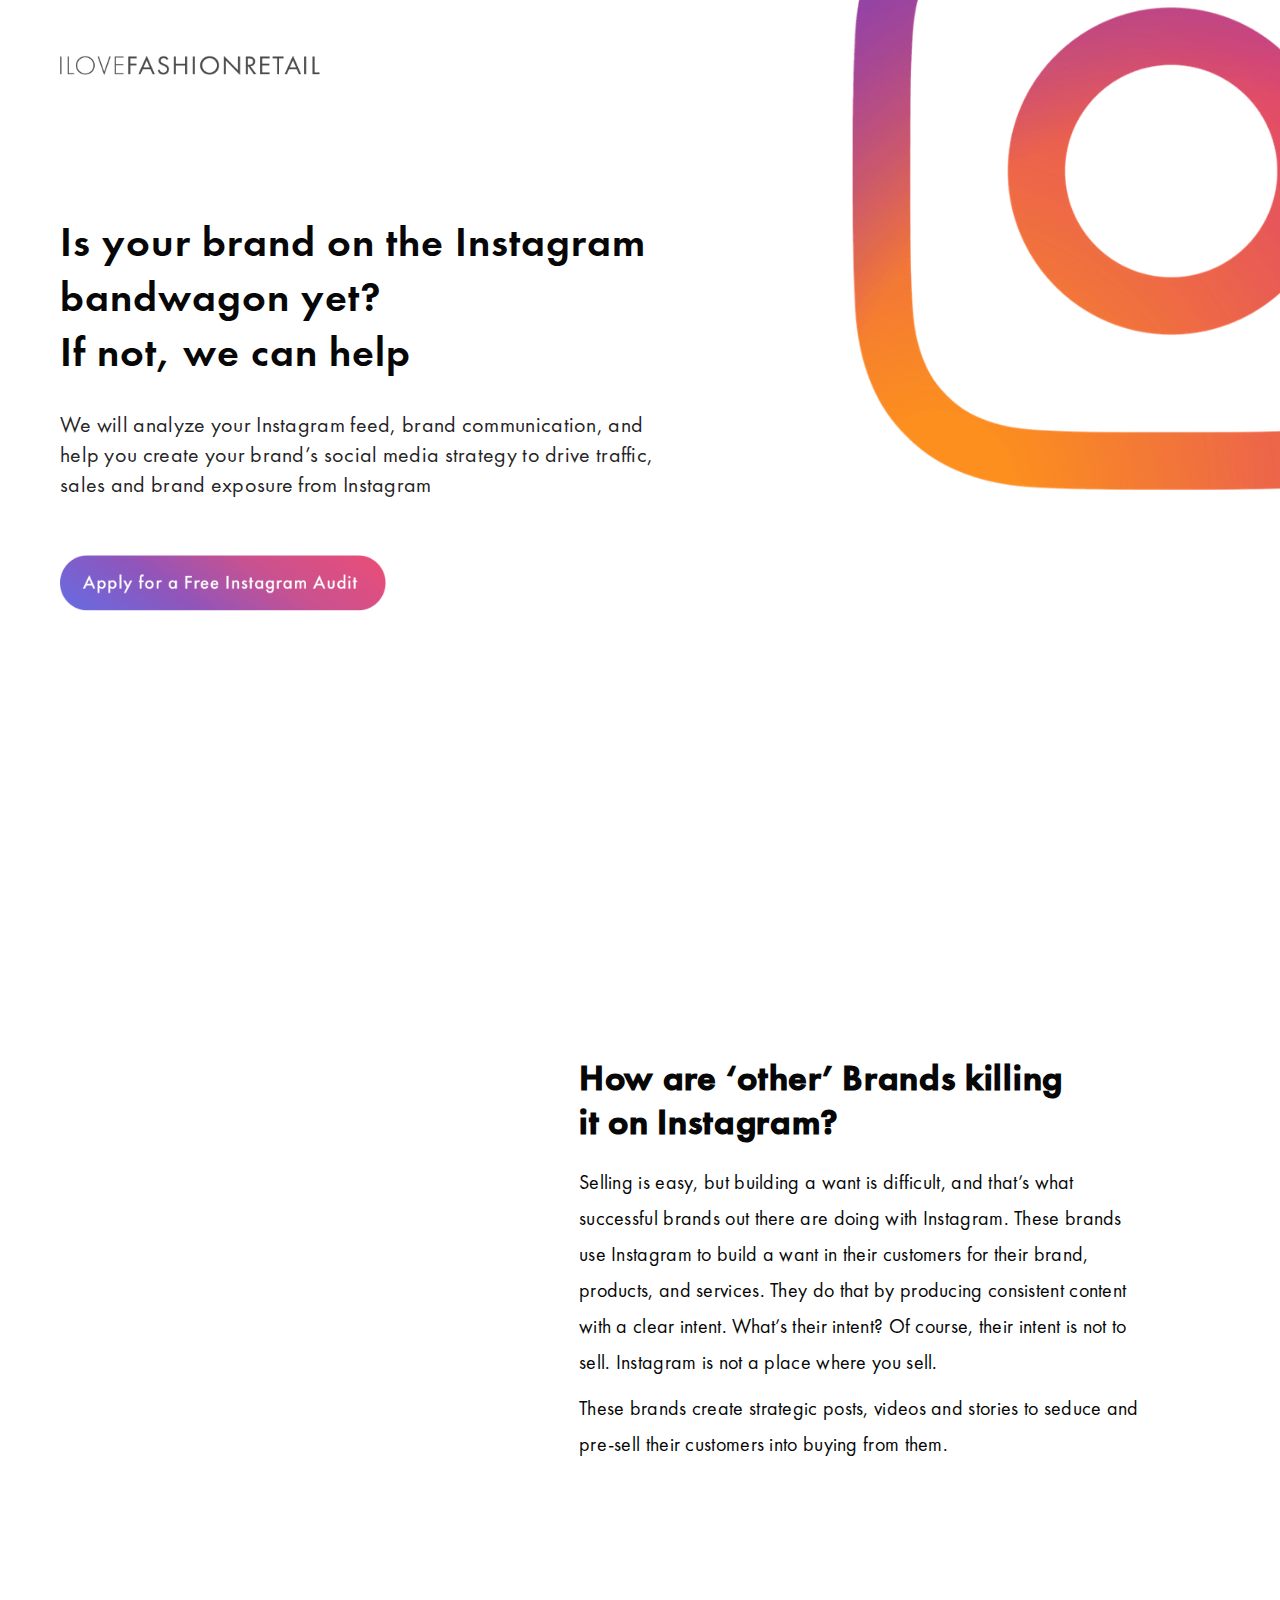
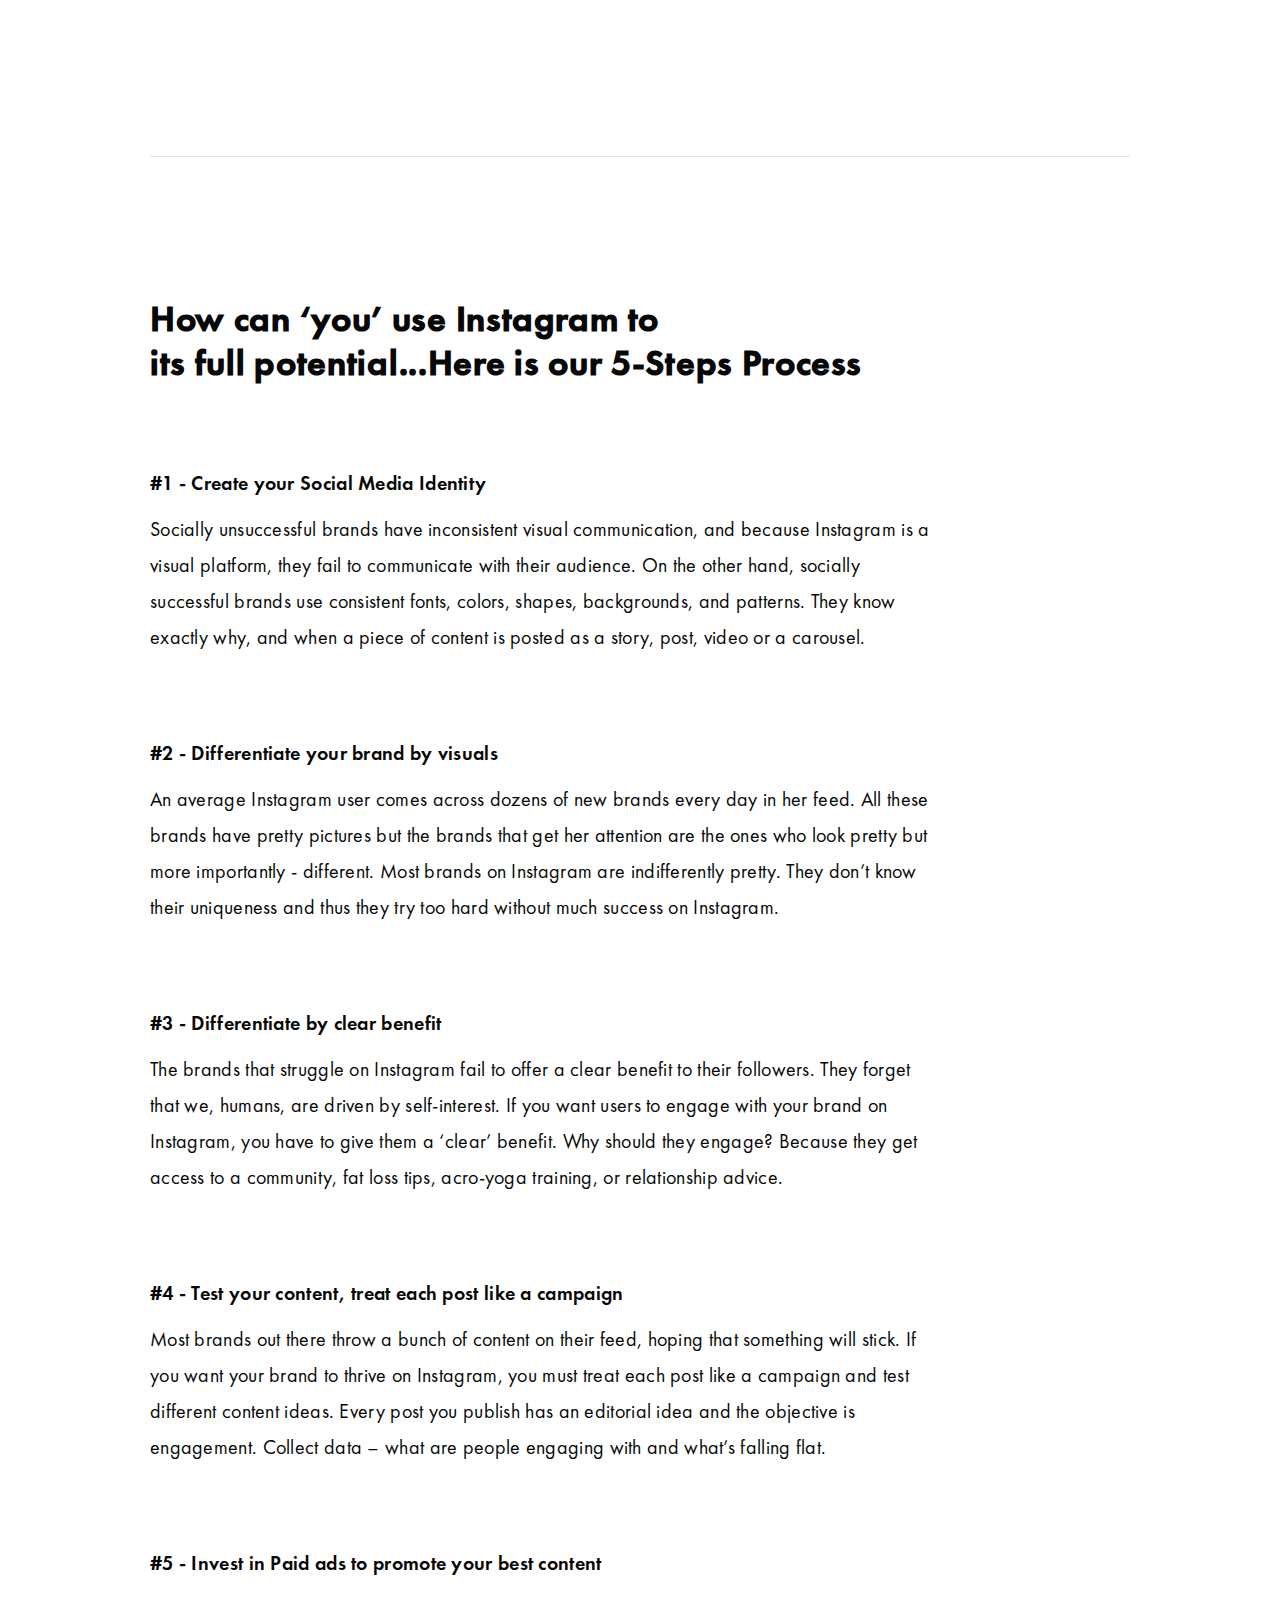
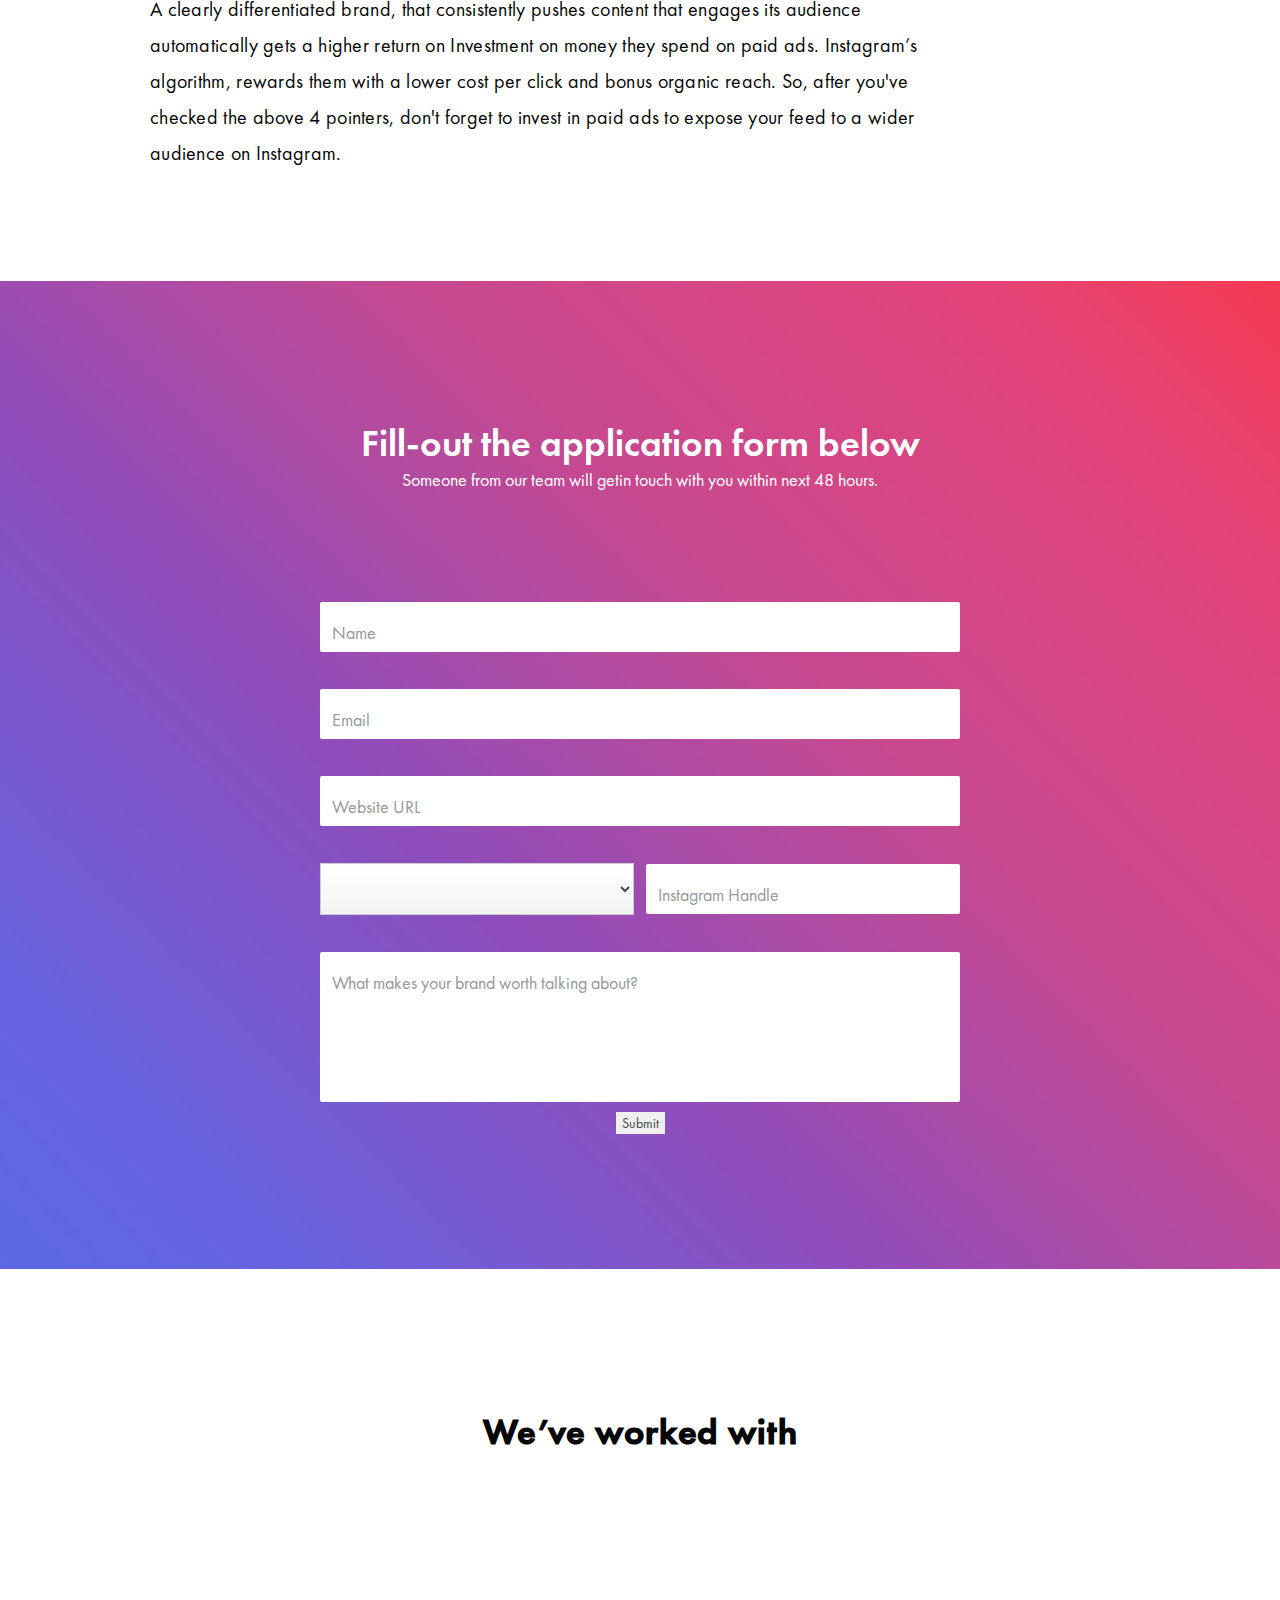
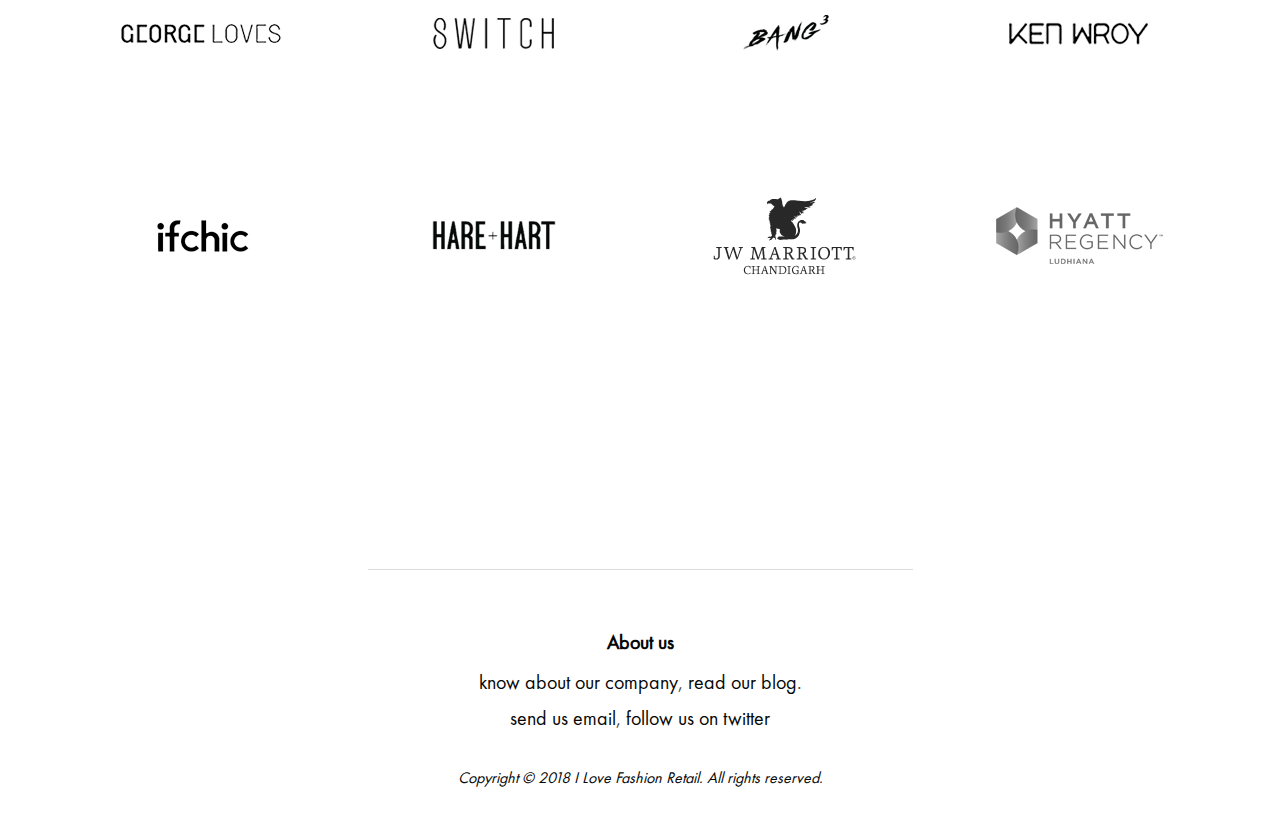
<file: index.html>
<!DOCTYPE html>
<!--  This site was created in Webflow. http://www.webflow.com  -->
<!--  Last Published: Fri Nov 16 2018 06:28:42 GMT+0000 (UTC)  -->
<html data-wf-page="5bdaeca57c56cb069b145251" data-wf-site="5bdaeca57c56cb58f5145250">

<head>
  <meta charset="utf-8">
  <title>ILFR</title>
  <meta content="width=device-width, initial-scale=1" name="viewport">
  <meta content="Webflow" name="generator">
  <link href="css/normalize.css" rel="stylesheet" type="text/css">
  <link href="css/webflow.css" rel="stylesheet" type="text/css">
  <link href="css/ilfr.webflow.css" rel="stylesheet" type="text/css">
  <!-- [if lt IE 9]><script src="https://cdnjs.cloudflare.com/ajax/libs/html5shiv/3.7.3/html5shiv.min.js" type="text/javascript"></script><![endif] -->
  <script type="text/javascript">!function (o, c) { var n = c.documentElement, t = " w-mod-"; n.className += t + "js", ("ontouchstart" in o || o.DocumentTouch && c instanceof DocumentTouch) && (n.className += t + "touch") }(window, document);</script>
  <link href="https://daks2k3a4ib2z.cloudfront.net/img/favicon.ico" rel="shortcut icon" type="image/x-icon">
  <link href="https://daks2k3a4ib2z.cloudfront.net/img/webclip.png" rel="apple-touch-icon">
  <script type="text/javascript" src="https://cdnjs.cloudflare.com/ajax/libs/jquery/3.3.1/jquery.min.js"></script>
  <script>
  
  var sendData = function(){
      event.preventDefault();
       var proceed = true;
       if(proceed) //everything looks good! proceed...
      {
        //get input field values data to be sent to server
        post_data = {
          'name'      : String( $('#Name-3').val() ),
          'email'     : String( $('#Email').val() ),
          'content'  : String( $('#Website-URL').val() + "----" + String( $('#Annual-Revenue').val()) + "----" + String( $('#Instagram-Handle').val())+ "----" + String( $('#About').val()) )
        };
         //Ajax post data to server
        $.post('welcome.php', post_data, function(response)
        {
            //load json data from server and output message
          //it probably should be refactored a bit...
                  console.log(response);
  
         }, 'json');
       }
    };
  </script>
</head>

<body class="body">
  <div>
    <div class="container">
      <div class="leftdiv"><img src="images/ILOVEFASHIONRETAIL.png" alt="" class="image-6">
        <h1 class="heading">Is your brand on the Instagram bandwagon yet?<br>If not, we can help</h1>
        <p class="paragraph-5">We will analyze your Instagram feed, brand communication, and help you create your
          brand’s social media strategy to drive traffic, sales and brand exposure from Instagram</p><a href="#from-div"
          class="link-block w-inline-block"><img src="images/button.png" alt="" class="image-8"></a>
      </div>
      <div class="rightdiv"><img src="images/insta.png" srcset="images/insta-p-500.png 500w, images/insta.png 617w"
          sizes="(max-width: 479px) 100vw, (max-width: 767px) 32vw, (max-width: 991px) 33vw, 35vw" alt="" class="image"></div>
    </div>
  </div>
  <div class="section">
    <div class="div-block-16">
      <div data-poster-url="https://uploads-ssl.webflow.com/5bdaeca57c56cb58f5145250/5bed515446f9fe212e114f44_Iphone_Insta Animation 7-poster-00001.jpg"
        data-video-urls="https://uploads-ssl.webflow.com/5bdaeca57c56cb58f5145250/5bed515446f9fe212e114f44_Iphone_Insta Animation 7-transcode.webm,https://uploads-ssl.webflow.com/5bdaeca57c56cb58f5145250/5bed515446f9fe212e114f44_Iphone_Insta Animation 7-transcode.mp4"
        data-autoplay="true" data-loop="true" data-wf-ignore="true" class="background-video w-background-video w-background-video-atom"><video
          autoplay="" loop="" style="background-image:url(&quot;https://uploads-ssl.webflow.com/5bdaeca57c56cb58f5145250/5bed515446f9fe212e114f44_Iphone_Insta Animation 7-poster-00001.jpg&quot;)"
          muted="" playsinline="" data-wf-ignore="true">
          <source src="https://uploads-ssl.webflow.com/5bdaeca57c56cb58f5145250/5bed515446f9fe212e114f44_Iphone_Insta Animation 7-transcode.webm"
            data-wf-ignore="true">
          <source src="https://uploads-ssl.webflow.com/5bdaeca57c56cb58f5145250/5bed515446f9fe212e114f44_Iphone_Insta Animation 7-transcode.mp4"
            data-wf-ignore="true"></video></div>
      <div class="div-block-15">
        <h1 class="heading-2"><strong class="bold-text-5">How are ‘other’ Brands killing <br>it on Instagram?</strong></h1>
        <p class="paragraph">Selling is easy, but building a want is difficult, and that’s what successful brands out
          there are doing with Instagram. These brands use Instagram to build a want in their customers for their
          brand, products, and services. They do that by producing consistent content with a clear intent. What’s their
          intent? Of course, their intent is not to sell. Instagram is not a place where you sell.</p>
        <p class="paragraph">These brands create strategic posts, videos and stories to seduce and pre-sell their
          customers into buying from them.</p>
      </div>
    </div>
    <div class="div-block-3">
      <div class="div-block-5">
        <h1 class="heading-2"><strong class="bold-text-5">How can ‘you’ use Instagram to <br>its full potential...Here
            is our 5-Steps Process</strong></h1>
        <div class="div-block-14">
          <h1 class="heading-3"><strong class="bold-text-3">#1 - Create your Social Media Identity</strong></h1>
          <p class="paragraph-2">Socially unsuccessful brands have inconsistent visual communication, and because
            Instagram is a visual platform, they fail to communicate with their audience. On the other hand, socially
            successful brands use consistent fonts, colors, shapes, backgrounds, and patterns. They know exactly why,
            and when a piece of content is posted as a story, post, video or a carousel.</p>
        </div>
        <div class="div-block-12">
          <h1 class="heading-3">#2 - Differentiate your brand by visuals</h1>
          <p class="paragraph-2">An average Instagram user comes across dozens of new brands every day in her feed. All
            these brands have pretty pictures but the brands that get her attention are the ones who look pretty but
            more importantly - different. Most brands on Instagram are indifferently pretty. They don’t know their
            uniqueness and thus they try too hard without much success on Instagram.</p>
        </div>
        <div class="div-block-4">
          <h1 class="heading-3"><strong class="bold-text">#3 - Differentiate by clear benefit</strong></h1>
          <p class="paragraph-2">The brands that struggle on Instagram fail to offer a clear benefit to their
            followers. They forget that we, humans, are driven by self-interest. If you want users to engage with your
            brand on Instagram, you have to give them a ‘clear’ benefit. Why should they engage? Because they get
            access to a community, fat loss tips, acro-yoga training, or relationship advice.<br></p>
        </div>
        <div class="div-block-13">
          <h1 class="heading-3"><strong class="bold-text-4">#4 - Test your content, treat each post like a campaign</strong></h1>
          <p class="paragraph-2">Most brands out there throw a bunch of content on their feed, hoping that something
            will stick. If you want your brand to thrive on Instagram, you must treat each post like a campaign and
            test different content ideas. Every post you publish has an editorial idea and the objective is engagement.
            Collect data – what are people engaging with and what’s falling flat.</p>
        </div>
        <div class="div-block-4">
          <h1 class="heading-3"><strong class="bold-text-2">#5 - Invest in Paid ads to promote your best content</strong></h1>
          <p class="paragraph-2">A clearly differentiated brand, that consistently pushes content that engages its
            audience automatically gets a higher return on Investment on money they spend on paid ads. Instagram’s
            algorithm, rewards them with a lower cost per click and bonus organic reach. So, after you&#x27;ve checked
            the above 4 pointers, don&#x27;t forget to invest in paid ads to expose your feed to a wider audience on
            Instagram. </p>
        </div>
      </div>
    </div>
    <div class="div-block-7"></div>
  </div>
  <div>
    <div id="from-div" class="div-block-11">
      <h1 class="heading-7">Fill-out the application form below<br></h1>
      <h1 class="heading-11">Someone from our team will getin touch with you within next 48 hours.<br></h1>
      <div class="form-block w-form">
        <form id="email-form" name="email-form" data-name="Email Form" class="form">
          <input type="text" class="text-field w-input" maxlength="256" name="Name" data-name="Name" placeholder="Name"
            id="Name-3" required="">
          <input type="email" class="text-field w-input" maxlength="256" name="Email"
            data-name="Email" placeholder="Email" id="Email" required="">
          <input type="text" class="text-field w-input"
            maxlength="256" name="Website-URL" data-name="Website URL" placeholder="Website URL" id="Website-URL"
            required="">
          <div class="div-block-18"><select id="Annual-Revenue" name="Annual-Revenue" data-name="Annual Revenue"
              required="" class="select-field _50 w-select">
              <option value="nil">Annual Revenue</option>
              <option value="Less than $100,000">Less than $100,000</option>
              <option value="$100,000 - $250,000">$100,000 - $250,000</option>
              <option value="$250,000 - $500,000">$250,000 - $500,000</option>
              <option value="$500,000 - $1M">$500,000 - $1M</option>
              <option value="$1M+">$1M+</option>
            </select>
            <input type="text" class="text-field _50 w-input" maxlength="256" name="Instagram-Handle"
              data-name="Instagram Handle" placeholder="Instagram Handle" id="Instagram-Handle" required=""></div>
              <input
            type="text" class="text-field massage w-input" maxlength="256" name="About" data-name="About" placeholder="What makes your brand worth talking about?"
            id="About" required="">
            <button onclick="sendData()" >Submit</button>
        </form>
        <div class="success-message w-form-done">
          <div class="text-block">Thank you! Your submission has been received!</div>
        </div>
        <div class="w-form-fail">
          <div>Oops! Something went wrong while submitting the form.</div>
        </div>
      </div>
    </div>
  </div>
  <div>
    <h1 class="heading-6"><strong class="bold-text-6">We’ve worked with </strong></h1>
  </div>
  <div>
    <div class="div-block-9">
      <div class="div-block-10"><img src="images/georgeloves-1.png" alt="" class="image-5"></div>
      <div class="div-block-10"><img src="images/client-logo-08-3.png" alt=""></div>
      <div class="div-block-10"><img src="images/bang-3.png" alt=""></div>
      <div class="div-block-10"><img src="images/kenwroy-logo-1.png" alt=""></div>
      <div class="div-block-10"><img src="images/ifchic.png" alt=""></div>
      <div class="div-block-10"><img src="images/hare-hart.png" alt=""></div>
      <div class="div-block-10"><img src="images/jw-marriott.png" alt=""></div>
      <div class="div-block-10"><img src="images/hyatt-regency-ludhiana.png" alt="" class="image-9"></div>
      <div class="div-block-17">
        <h1 class="heading-8">About us</h1>
        <h1 class="heading-9"><a href="https://ilovefashionretail.com" target="_blank" class="link-2">know about our
            company</a>, <a href="http://www.ilovefashionretail.com/blog/" target="_blank" class="link-6">read our blog</a>.
          <br><a href="mailto:info@ilovefashionretail.com" class="link-4">send us email</a>, <a href="https://twitter.com/ilovefashionret"
            class="link-7">follow us on twitter</a></h1>
        <h1 class="heading-10">Copyright © 2018 I Love Fashion Retail. All rights reserved.</h1>
      </div>
    </div>
  </div>
  <script src="https://code.jquery.com/jquery-3.3.1.min.js" type="text/javascript" integrity="sha256-FgpCb/KJQlLNfOu91ta32o/NMZxltwRo8QtmkMRdAu8="
    crossorigin="anonymous"></script>
  <script src="js/webflow.js" type="text/javascript"></script>
  <!-- [if lte IE 9]><script src="https://cdnjs.cloudflare.com/ajax/libs/placeholders/3.0.2/placeholders.min.js"></script><![endif] -->
</body>

</html>
</file>
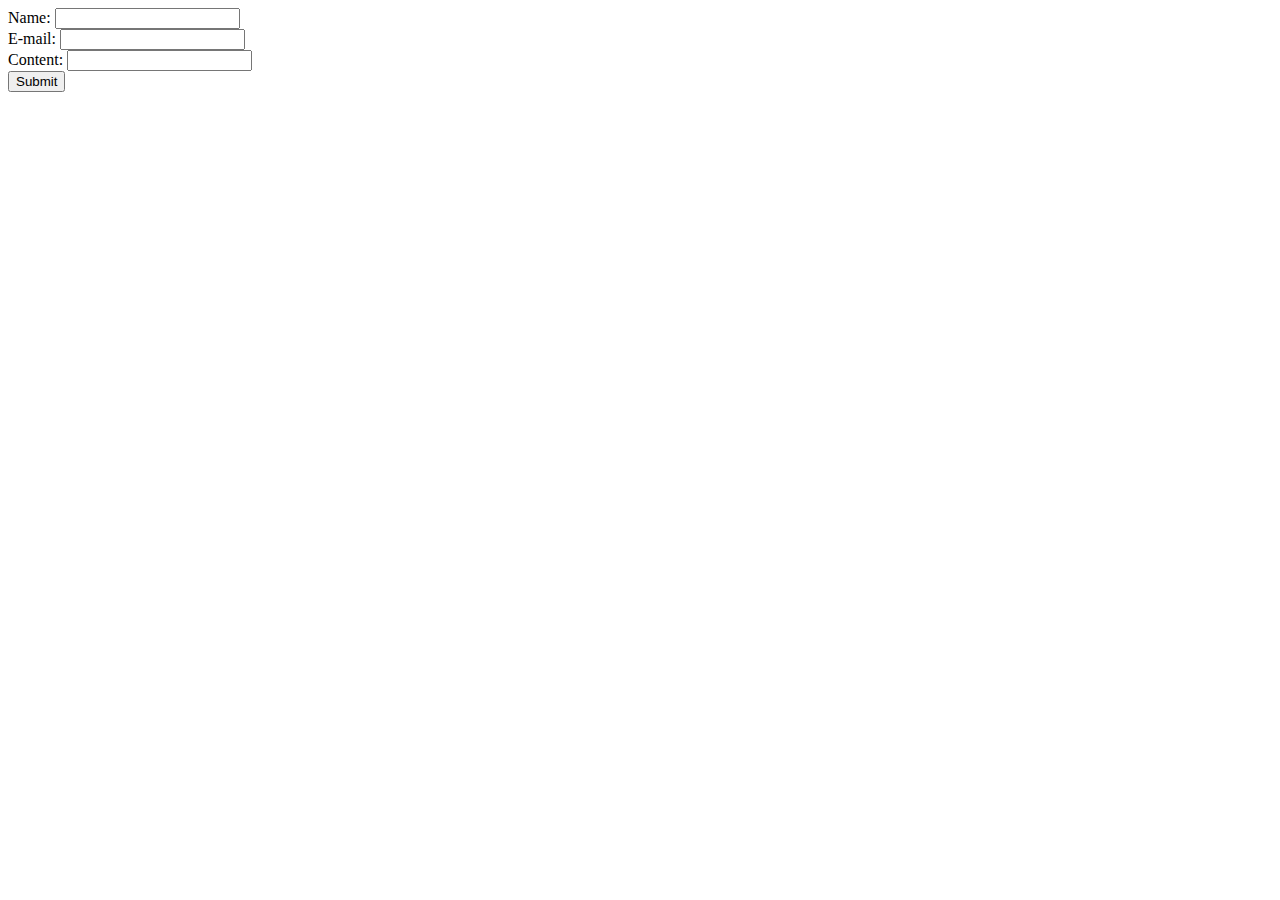
<file: welcome.html>
<html>
        <script type="text/javascript" src="https://cdnjs.cloudflare.com/ajax/libs/jquery/3.3.1/jquery.min.js"></script>
<script>

var sendData = function(){
		event.preventDefault();
 		var proceed = true;
 		if(proceed) //everything looks good! proceed...
		{
			//get input field values data to be sent to server
			post_data = {
				'name'      : String( $('#name').val() ),
				'email'     : String( $('#email').val() ),
				'content'  : String( $('#content').val() )
			};
 			//Ajax post data to server
			$.post('welcome.php', post_data, function(response)
			{
  				//load json data from server and output message
				//it probably should be refactored a bit...
                console.log(response);

 			}, 'json');
 		}
	};
</script>
<body>

<form type="post">
Name: <input type="text" id="name"><br>
E-mail: <input type="text" id="email"><br>
Content: <input type="text" id="content"><br>
<button onclick="sendData()" >Submit</button>
</form>

</body>
</html>
</file>
<file: css/webflow.css>
@font-face {
  font-family: 'webflow-icons';
  src: url("[data-uri]") format('truetype');
  font-weight: normal;
  font-style: normal;
}
[class^="w-icon-"],
[class*=" w-icon-"] {
  /* use !important to prevent issues with browser extensions that change fonts */
  font-family: 'webflow-icons' !important;
  speak: none;
  font-style: normal;
  font-weight: normal;
  font-variant: normal;
  text-transform: none;
  line-height: 1;
  /* Better Font Rendering =========== */
  -webkit-font-smoothing: antialiased;
  -moz-osx-font-smoothing: grayscale;
}
.w-icon-slider-right:before {
  content: "\e600";
}
.w-icon-slider-left:before {
  content: "\e601";
}
.w-icon-nav-menu:before {
  content: "\e602";
}
.w-icon-arrow-down:before,
.w-icon-dropdown-toggle:before {
  content: "\e603";
}
.w-icon-file-upload-remove:before {
  content: "\e900";
}
.w-icon-file-upload-icon:before {
  content: "\e903";
}
* {
  -webkit-box-sizing: border-box;
  -moz-box-sizing: border-box;
  box-sizing: border-box;
}
html {
  height: 100%;
}
body {
  margin: 0;
  min-height: 100%;
  background-color: #fff;
  font-family: Arial, sans-serif;
  font-size: 14px;
  line-height: 20px;
  color: #333;
}
img {
  max-width: 100%;
  vertical-align: middle;
  display: inline-block;
}
html.w-mod-touch * {
  background-attachment: scroll !important;
}
.w-block {
  display: block;
}
.w-inline-block {
  max-width: 100%;
  display: inline-block;
}
.w-clearfix:before,
.w-clearfix:after {
  content: " ";
  display: table;
  grid-column-start: 1;
  grid-row-start: 1;
  grid-column-end: 2;
  grid-row-end: 2;
}
.w-clearfix:after {
  clear: both;
}
.w-hidden {
  display: none;
}
.w-button {
  display: inline-block;
  padding: 9px 15px;
  background-color: #3898EC;
  color: white;
  border: 0;
  line-height: inherit;
  text-decoration: none;
  cursor: pointer;
  border-radius: 0;
}
input.w-button {
  -webkit-appearance: button;
}
html[data-w-dynpage] [data-w-cloak] {
  color: transparent !important;
}
.w-webflow-badge,
.w-webflow-badge * {
  position: static;
  left: auto;
  top: auto;
  right: auto;
  bottom: auto;
  z-index: auto;
  display: block;
  visibility: visible;
  overflow: visible;
  overflow-x: visible;
  overflow-y: visible;
  box-sizing: border-box;
  width: auto;
  height: auto;
  max-height: none;
  max-width: none;
  min-height: 0;
  min-width: 0;
  margin: 0;
  padding: 0;
  float: none;
  clear: none;
  border: 0 none transparent;
  border-radius: 0;
  background: none;
  background-image: none;
  background-position: 0% 0%;
  background-size: auto auto;
  background-repeat: repeat;
  background-origin: padding-box;
  background-clip: border-box;
  background-attachment: scroll;
  background-color: transparent;
  box-shadow: none;
  opacity: 1.0;
  transform: none;
  transition: none;
  direction: ltr;
  font-family: inherit;
  font-weight: inherit;
  color: inherit;
  font-size: inherit;
  line-height: inherit;
  font-style: inherit;
  font-variant: inherit;
  text-align: inherit;
  letter-spacing: inherit;
  text-decoration: inherit;
  text-indent: 0;
  text-transform: inherit;
  list-style-type: disc;
  text-shadow: none;
  font-smoothing: auto;
  vertical-align: baseline;
  cursor: inherit;
  white-space: inherit;
  word-break: normal;
  word-spacing: normal;
  word-wrap: normal;
}
.w-webflow-badge {
  position: fixed !important;
  display: inline-block !important;
  visibility: visible !important;
  opacity: 1 !important;
  z-index: 2147483647 !important;
  top: auto !important;
  right: 12px !important;
  bottom: 12px !important;
  left: auto !important;
  color: #AAADB0 !important;
  background-color: #fff !important;
  border-radius: 3px !important;
  padding: 6px 8px 6px 6px !important;
  font-size: 12px !important;
  opacity: 1.0 !important;
  line-height: 14px !important;
  text-decoration: none !important;
  transform: none !important;
  margin: 0 !important;
  width: auto !important;
  height: auto !important;
  overflow: visible !important;
  white-space: nowrap;
  box-shadow: 0 0 0 1px rgba(0, 0, 0, 0.1), 0px 1px 3px rgba(0, 0, 0, 0.1);
}
.w-webflow-badge > img {
  display: inline-block !important;
  visibility: visible !important;
  opacity: 1 !important;
  vertical-align: middle !important;
}
h1,
h2,
h3,
h4,
h5,
h6 {
  font-weight: bold;
  margin-bottom: 10px;
}
h1 {
  font-size: 38px;
  line-height: 44px;
  margin-top: 20px;
}
h2 {
  font-size: 32px;
  line-height: 36px;
  margin-top: 20px;
}
h3 {
  font-size: 24px;
  line-height: 30px;
  margin-top: 20px;
}
h4 {
  font-size: 18px;
  line-height: 24px;
  margin-top: 10px;
}
h5 {
  font-size: 14px;
  line-height: 20px;
  margin-top: 10px;
}
h6 {
  font-size: 12px;
  line-height: 18px;
  margin-top: 10px;
}
p {
  margin-top: 0;
  margin-bottom: 10px;
}
blockquote {
  margin: 0 0 10px 0;
  padding: 10px 20px;
  border-left: 5px solid #E2E2E2;
  font-size: 18px;
  line-height: 22px;
}
figure {
  margin: 0;
  margin-bottom: 10px;
}
figcaption {
  margin-top: 5px;
  text-align: center;
}
ul,
ol {
  margin-top: 0px;
  margin-bottom: 10px;
  padding-left: 40px;
}
.w-list-unstyled {
  padding-left: 0;
  list-style: none;
}
.w-embed:before,
.w-embed:after {
  content: " ";
  display: table;
  grid-column-start: 1;
  grid-row-start: 1;
  grid-column-end: 2;
  grid-row-end: 2;
}
.w-embed:after {
  clear: both;
}
.w-video {
  width: 100%;
  position: relative;
  padding: 0;
}
.w-video iframe,
.w-video object,
.w-video embed {
  position: absolute;
  top: 0;
  left: 0;
  width: 100%;
  height: 100%;
}
fieldset {
  padding: 0;
  margin: 0;
  border: 0;
}
button,
html input[type="button"],
input[type="reset"] {
  border: 0;
  cursor: pointer;
  -webkit-appearance: button;
}
.w-form {
  margin: 0 0 15px;
}
.w-form-done {
  display: none;
  padding: 20px;
  text-align: center;
  background-color: #dddddd;
}
.w-form-fail {
  display: none;
  margin-top: 10px;
  padding: 10px;
  background-color: #ffdede;
}
label {
  display: block;
  margin-bottom: 5px;
  font-weight: bold;
}
.w-input,
.w-select {
  display: block;
  width: 100%;
  height: 38px;
  padding: 8px 12px;
  margin-bottom: 10px;
  font-size: 14px;
  line-height: 1.428571429;
  color: #333333;
  vertical-align: middle;
  background-color: #ffffff;
  border: 1px solid #cccccc;
}
.w-input:-moz-placeholder,
.w-select:-moz-placeholder {
  color: #999;
}
.w-input::-moz-placeholder,
.w-select::-moz-placeholder {
  color: #999;
  opacity: 1;
}
.w-input:-ms-input-placeholder,
.w-select:-ms-input-placeholder {
  color: #999;
}
.w-input::-webkit-input-placeholder,
.w-select::-webkit-input-placeholder {
  color: #999;
}
.w-input:focus,
.w-select:focus {
  border-color: #3898EC;
  outline: 0;
}
.w-input[disabled],
.w-select[disabled],
.w-input[readonly],
.w-select[readonly],
fieldset[disabled] .w-input,
fieldset[disabled] .w-select {
  cursor: not-allowed;
  background-color: #eeeeee;
}
textarea.w-input,
textarea.w-select {
  height: auto;
}
.w-select {
  background-image: -webkit-linear-gradient(white 0%, #f3f3f3 100%);
  background-image: linear-gradient(white 0%, #f3f3f3 100%);
}
.w-select[multiple] {
  height: auto;
}
.w-form-label {
  display: inline-block;
  cursor: pointer;
  font-weight: normal;
  margin-bottom: 0px;
}
.w-checkbox,
.w-radio {
  display: block;
  margin-bottom: 5px;
  padding-left: 20px;
}
.w-checkbox:before,
.w-radio:before,
.w-checkbox:after,
.w-radio:after {
  content: " ";
  display: table;
  grid-column-start: 1;
  grid-row-start: 1;
  grid-column-end: 2;
  grid-row-end: 2;
}
.w-checkbox:after,
.w-radio:after {
  clear: both;
}
.w-checkbox-input,
.w-radio-input {
  margin: 4px 0 0;
  margin-top: 1px \9;
  line-height: normal;
  float: left;
  margin-left: -20px;
}
.w-radio-input {
  margin-top: 3px;
}
.w-file-upload {
  display: block;
  margin-bottom: 10px;
}
.w-file-upload-input {
  width: 0.1px;
  height: 0.1px;
  opacity: 0;
  overflow: hidden;
  position: absolute;
  z-index: -100;
}
.w-file-upload-default,
.w-file-upload-uploading,
.w-file-upload-success {
  display: inline-block;
  color: #333333;
}
.w-file-upload-error {
  display: block;
  margin-top: 10px;
}
.w-file-upload-default.w-hidden,
.w-file-upload-uploading.w-hidden,
.w-file-upload-error.w-hidden,
.w-file-upload-success.w-hidden {
  display: none;
}
.w-file-upload-uploading-btn {
  display: flex;
  font-size: 14px;
  font-weight: normal;
  cursor: pointer;
  margin: 0;
  padding: 8px 12px;
  border: 1px solid #cccccc;
  background-color: #fafafa;
}
.w-file-upload-file {
  display: flex;
  flex-grow: 1;
  justify-content: space-between;
  margin: 0;
  padding: 8px 9px 8px 11px;
  border: 1px solid #cccccc;
  background-color: #fafafa;
}
.w-file-upload-file-name {
  font-size: 14px;
  font-weight: normal;
  display: block;
}
.w-file-remove-link {
  margin-top: 3px;
  margin-left: 10px;
  width: auto;
  height: auto;
  padding: 3px;
  display: block;
  cursor: pointer;
}
.w-icon-file-upload-remove {
  margin: auto;
  font-size: 10px;
}
.w-file-upload-error-msg {
  display: inline-block;
  color: #ea384c;
  padding: 2px 0;
}
.w-file-upload-info {
  display: inline-block;
  line-height: 38px;
  padding: 0 12px;
}
.w-file-upload-label {
  display: inline-block;
  font-size: 14px;
  font-weight: normal;
  cursor: pointer;
  margin: 0;
  padding: 8px 12px;
  border: 1px solid #cccccc;
  background-color: #fafafa;
}
.w-icon-file-upload-icon,
.w-icon-file-upload-uploading {
  display: inline-block;
  margin-right: 8px;
  width: 20px;
}
.w-icon-file-upload-uploading {
  height: 20px;
}
.w-container {
  margin-left: auto;
  margin-right: auto;
  max-width: 940px;
}
.w-container:before,
.w-container:after {
  content: " ";
  display: table;
  grid-column-start: 1;
  grid-row-start: 1;
  grid-column-end: 2;
  grid-row-end: 2;
}
.w-container:after {
  clear: both;
}
.w-container .w-row {
  margin-left: -10px;
  margin-right: -10px;
}
.w-row:before,
.w-row:after {
  content: " ";
  display: table;
  grid-column-start: 1;
  grid-row-start: 1;
  grid-column-end: 2;
  grid-row-end: 2;
}
.w-row:after {
  clear: both;
}
.w-row .w-row {
  margin-left: 0;
  margin-right: 0;
}
.w-col {
  position: relative;
  float: left;
  width: 100%;
  min-height: 1px;
  padding-left: 10px;
  padding-right: 10px;
}
.w-col .w-col {
  padding-left: 0;
  padding-right: 0;
}
.w-col-1 {
  width: 8.33333333%;
}
.w-col-2 {
  width: 16.66666667%;
}
.w-col-3 {
  width: 25%;
}
.w-col-4 {
  width: 33.33333333%;
}
.w-col-5 {
  width: 41.66666667%;
}
.w-col-6 {
  width: 50%;
}
.w-col-7 {
  width: 58.33333333%;
}
.w-col-8 {
  width: 66.66666667%;
}
.w-col-9 {
  width: 75%;
}
.w-col-10 {
  width: 83.33333333%;
}
.w-col-11 {
  width: 91.66666667%;
}
.w-col-12 {
  width: 100%;
}
.w-hidden-main {
  display: none !important;
}
@media screen and (max-width: 991px) {
  .w-container {
    max-width: 728px;
  }
  .w-hidden-main {
    display: inherit !important;
  }
  .w-hidden-medium {
    display: none !important;
  }
  .w-col-medium-1 {
    width: 8.33333333%;
  }
  .w-col-medium-2 {
    width: 16.66666667%;
  }
  .w-col-medium-3 {
    width: 25%;
  }
  .w-col-medium-4 {
    width: 33.33333333%;
  }
  .w-col-medium-5 {
    width: 41.66666667%;
  }
  .w-col-medium-6 {
    width: 50%;
  }
  .w-col-medium-7 {
    width: 58.33333333%;
  }
  .w-col-medium-8 {
    width: 66.66666667%;
  }
  .w-col-medium-9 {
    width: 75%;
  }
  .w-col-medium-10 {
    width: 83.33333333%;
  }
  .w-col-medium-11 {
    width: 91.66666667%;
  }
  .w-col-medium-12 {
    width: 100%;
  }
  .w-col-stack {
    width: 100%;
    left: auto;
    right: auto;
  }
}
@media screen and (max-width: 767px) {
  .w-hidden-main {
    display: inherit !important;
  }
  .w-hidden-medium {
    display: inherit !important;
  }
  .w-hidden-small {
    display: none !important;
  }
  .w-row,
  .w-container .w-row {
    margin-left: 0;
    margin-right: 0;
  }
  .w-col {
    width: 100%;
    left: auto;
    right: auto;
  }
  .w-col-small-1 {
    width: 8.33333333%;
  }
  .w-col-small-2 {
    width: 16.66666667%;
  }
  .w-col-small-3 {
    width: 25%;
  }
  .w-col-small-4 {
    width: 33.33333333%;
  }
  .w-col-small-5 {
    width: 41.66666667%;
  }
  .w-col-small-6 {
    width: 50%;
  }
  .w-col-small-7 {
    width: 58.33333333%;
  }
  .w-col-small-8 {
    width: 66.66666667%;
  }
  .w-col-small-9 {
    width: 75%;
  }
  .w-col-small-10 {
    width: 83.33333333%;
  }
  .w-col-small-11 {
    width: 91.66666667%;
  }
  .w-col-small-12 {
    width: 100%;
  }
}
@media screen and (max-width: 479px) {
  .w-container {
    max-width: none;
  }
  .w-hidden-main {
    display: inherit !important;
  }
  .w-hidden-medium {
    display: inherit !important;
  }
  .w-hidden-small {
    display: inherit !important;
  }
  .w-hidden-tiny {
    display: none !important;
  }
  .w-col {
    width: 100%;
  }
  .w-col-tiny-1 {
    width: 8.33333333%;
  }
  .w-col-tiny-2 {
    width: 16.66666667%;
  }
  .w-col-tiny-3 {
    width: 25%;
  }
  .w-col-tiny-4 {
    width: 33.33333333%;
  }
  .w-col-tiny-5 {
    width: 41.66666667%;
  }
  .w-col-tiny-6 {
    width: 50%;
  }
  .w-col-tiny-7 {
    width: 58.33333333%;
  }
  .w-col-tiny-8 {
    width: 66.66666667%;
  }
  .w-col-tiny-9 {
    width: 75%;
  }
  .w-col-tiny-10 {
    width: 83.33333333%;
  }
  .w-col-tiny-11 {
    width: 91.66666667%;
  }
  .w-col-tiny-12 {
    width: 100%;
  }
}
.w-widget {
  position: relative;
}
.w-widget-map {
  width: 100%;
  height: 400px;
}
.w-widget-map label {
  width: auto;
  display: inline;
}
.w-widget-map img {
  max-width: inherit;
}
.w-widget-map .gm-style-iw {
  width: 90% !important;
  height: auto !important;
  top: 7px !important;
  left: 6% !important;
  display: inline;
  text-align: center;
  overflow: hidden;
}
.w-widget-map .gm-style-iw + div {
  display: none;
}
.w-widget-twitter {
  overflow: hidden;
}
.w-widget-twitter-count-shim {
  display: inline-block;
  vertical-align: top;
  position: relative;
  width: 28px;
  height: 20px;
  text-align: center;
  background: white;
  border: #758696 solid 1px;
  border-radius: 3px;
}
.w-widget-twitter-count-shim * {
  pointer-events: none;
  -webkit-user-select: none;
  -moz-user-select: none;
  -ms-user-select: none;
  user-select: none;
}
.w-widget-twitter-count-shim .w-widget-twitter-count-inner {
  position: relative;
  font-size: 15px;
  line-height: 12px;
  text-align: center;
  color: #999;
  font-family: serif;
}
.w-widget-twitter-count-shim .w-widget-twitter-count-clear {
  position: relative;
  display: block;
}
.w-widget-twitter-count-shim.w--large {
  width: 36px;
  height: 28px;
  margin-left: 7px;
}
.w-widget-twitter-count-shim.w--large .w-widget-twitter-count-inner {
  font-size: 18px;
  line-height: 18px;
}
.w-widget-twitter-count-shim:not(.w--vertical) {
  margin-left: 5px;
  margin-right: 8px;
}
.w-widget-twitter-count-shim:not(.w--vertical).w--large {
  margin-left: 6px;
}
.w-widget-twitter-count-shim:not(.w--vertical):before,
.w-widget-twitter-count-shim:not(.w--vertical):after {
  top: 50%;
  left: 0;
  border: solid transparent;
  content: " ";
  height: 0;
  width: 0;
  position: absolute;
  pointer-events: none;
}
.w-widget-twitter-count-shim:not(.w--vertical):before {
  border-color: rgba(117, 134, 150, 0);
  border-right-color: #5d6c7b;
  border-width: 4px;
  margin-left: -9px;
  margin-top: -4px;
}
.w-widget-twitter-count-shim:not(.w--vertical).w--large:before {
  border-width: 5px;
  margin-left: -10px;
  margin-top: -5px;
}
.w-widget-twitter-count-shim:not(.w--vertical):after {
  border-color: rgba(255, 255, 255, 0);
  border-right-color: white;
  border-width: 4px;
  margin-left: -8px;
  margin-top: -4px;
}
.w-widget-twitter-count-shim:not(.w--vertical).w--large:after {
  border-width: 5px;
  margin-left: -9px;
  margin-top: -5px;
}
.w-widget-twitter-count-shim.w--vertical {
  width: 61px;
  height: 33px;
  margin-bottom: 8px;
}
.w-widget-twitter-count-shim.w--vertical:before,
.w-widget-twitter-count-shim.w--vertical:after {
  top: 100%;
  left: 50%;
  border: solid transparent;
  content: " ";
  height: 0;
  width: 0;
  position: absolute;
  pointer-events: none;
}
.w-widget-twitter-count-shim.w--vertical:before {
  border-color: rgba(117, 134, 150, 0);
  border-top-color: #5d6c7b;
  border-width: 5px;
  margin-left: -5px;
}
.w-widget-twitter-count-shim.w--vertical:after {
  border-color: rgba(255, 255, 255, 0);
  border-top-color: white;
  border-width: 4px;
  margin-left: -4px;
}
.w-widget-twitter-count-shim.w--vertical .w-widget-twitter-count-inner {
  font-size: 18px;
  line-height: 22px;
}
.w-widget-twitter-count-shim.w--vertical.w--large {
  width: 76px;
}
.w-widget-gplus {
  overflow: hidden;
}
.w-background-video {
  position: relative;
  overflow: hidden;
  height: 500px;
  color: white;
}
.w-background-video > video {
  background-size: cover;
  background-position: 50% 50%;
  position: absolute;
  right: -100%;
  bottom: -100%;
  top: -100%;
  left: -100%;
  margin: auto;
  min-width: 100%;
  min-height: 100%;
  z-index: -100;
}
.w-background-video > video::-webkit-media-controls-start-playback-button {
  display: none !important;
  -webkit-appearance: none;
}
.w-slider {
  position: relative;
  height: 300px;
  text-align: center;
  background: #dddddd;
  clear: both;
  -webkit-tap-highlight-color: rgba(0, 0, 0, 0);
  tap-highlight-color: rgba(0, 0, 0, 0);
}
.w-slider-mask {
  position: relative;
  display: block;
  overflow: hidden;
  z-index: 1;
  left: 0;
  right: 0;
  height: 100%;
  white-space: nowrap;
}
.w-slide {
  position: relative;
  display: inline-block;
  vertical-align: top;
  width: 100%;
  height: 100%;
  white-space: normal;
  text-align: left;
}
.w-slider-nav {
  position: absolute;
  z-index: 2;
  top: auto;
  right: 0;
  bottom: 0;
  left: 0;
  margin: auto;
  padding-top: 10px;
  height: 40px;
  text-align: center;
  -webkit-tap-highlight-color: rgba(0, 0, 0, 0);
  tap-highlight-color: rgba(0, 0, 0, 0);
}
.w-slider-nav.w-round > div {
  border-radius: 100%;
}
.w-slider-nav.w-num > div {
  width: auto;
  height: auto;
  padding: 0.2em 0.5em;
  font-size: inherit;
  line-height: inherit;
}
.w-slider-nav.w-shadow > div {
  box-shadow: 0 0 3px rgba(51, 51, 51, 0.4);
}
.w-slider-nav-invert {
  color: #fff;
}
.w-slider-nav-invert > div {
  background-color: rgba(34, 34, 34, 0.4);
}
.w-slider-nav-invert > div.w-active {
  background-color: #222;
}
.w-slider-dot {
  position: relative;
  display: inline-block;
  width: 1em;
  height: 1em;
  background-color: rgba(255, 255, 255, 0.4);
  cursor: pointer;
  margin: 0 3px 0.5em;
  transition: background-color 100ms, color 100ms;
}
.w-slider-dot.w-active {
  background-color: #fff;
}
.w-slider-arrow-left,
.w-slider-arrow-right {
  position: absolute;
  width: 80px;
  top: 0;
  right: 0;
  bottom: 0;
  left: 0;
  margin: auto;
  cursor: pointer;
  overflow: hidden;
  color: white;
  font-size: 40px;
  -webkit-tap-highlight-color: rgba(0, 0, 0, 0);
  tap-highlight-color: rgba(0, 0, 0, 0);
  -webkit-user-select: none;
  -moz-user-select: none;
  -ms-user-select: none;
  user-select: none;
}
.w-slider-arrow-left [class^="w-icon-"],
.w-slider-arrow-right [class^="w-icon-"],
.w-slider-arrow-left [class*=" w-icon-"],
.w-slider-arrow-right [class*=" w-icon-"] {
  position: absolute;
}
.w-slider-arrow-left {
  z-index: 3;
  right: auto;
}
.w-slider-arrow-right {
  z-index: 4;
  left: auto;
}
.w-icon-slider-left,
.w-icon-slider-right {
  top: 0;
  right: 0;
  bottom: 0;
  left: 0;
  margin: auto;
  width: 1em;
  height: 1em;
}
.w-dropdown {
  display: inline-block;
  position: relative;
  text-align: left;
  margin-left: auto;
  margin-right: auto;
  z-index: 900;
}
.w-dropdown-btn,
.w-dropdown-toggle,
.w-dropdown-link {
  position: relative;
  vertical-align: top;
  text-decoration: none;
  color: #222222;
  padding: 20px;
  text-align: left;
  margin-left: auto;
  margin-right: auto;
  white-space: nowrap;
}
.w-dropdown-toggle {
  -webkit-user-select: none;
  -moz-user-select: none;
  -ms-user-select: none;
  user-select: none;
  display: inline-block;
  cursor: pointer;
  padding-right: 40px;
}
.w-icon-dropdown-toggle {
  position: absolute;
  top: 0;
  right: 0;
  bottom: 0;
  margin: auto;
  margin-right: 20px;
  width: 1em;
  height: 1em;
}
.w-dropdown-list {
  position: absolute;
  background: #dddddd;
  display: none;
  min-width: 100%;
}
.w-dropdown-list.w--open {
  display: block;
}
.w-dropdown-link {
  padding: 10px 20px;
  display: block;
  color: #222222;
}
.w-dropdown-link.w--current {
  color: #0082f3;
}
.w-nav[data-collapse="all"] .w-dropdown,
.w-nav[data-collapse="all"] .w-dropdown-toggle {
  display: block;
}
.w-nav[data-collapse="all"] .w-dropdown-list {
  position: static;
}
@media screen and (max-width: 991px) {
  .w-nav[data-collapse="medium"] .w-dropdown,
  .w-nav[data-collapse="medium"] .w-dropdown-toggle {
    display: block;
  }
  .w-nav[data-collapse="medium"] .w-dropdown-list {
    position: static;
  }
}
@media screen and (max-width: 767px) {
  .w-nav[data-collapse="small"] .w-dropdown,
  .w-nav[data-collapse="small"] .w-dropdown-toggle {
    display: block;
  }
  .w-nav[data-collapse="small"] .w-dropdown-list {
    position: static;
  }
  .w-nav-brand {
    padding-left: 10px;
  }
}
@media screen and (max-width: 479px) {
  .w-nav[data-collapse="tiny"] .w-dropdown,
  .w-nav[data-collapse="tiny"] .w-dropdown-toggle {
    display: block;
  }
  .w-nav[data-collapse="tiny"] .w-dropdown-list {
    position: static;
  }
}
/**
 * ## Note
 * Safari (on both iOS and OS X) does not handle viewport units (vh, vw) well.
 * For example percentage units do not work on descendants of elements that
 * have any dimensions expressed in viewport units. It also doesn’t handle them at
 * all in `calc()`.
 */
/**
 * Wrapper around all lightbox elements
 *
 * 1. Since the lightbox can receive focus, IE also gives it an outline.
 * 2. Fixes flickering on Chrome when a transition is in progress
 *    underneath the lightbox.
 */
.w-lightbox-backdrop {
  color: #000;
  cursor: auto;
  font-family: serif;
  font-size: medium;
  font-style: normal;
  font-variant: normal;
  font-weight: normal;
  letter-spacing: normal;
  line-height: normal;
  list-style: disc;
  text-align: start;
  text-indent: 0;
  text-shadow: none;
  text-transform: none;
  visibility: visible;
  white-space: normal;
  word-break: normal;
  word-spacing: normal;
  word-wrap: normal;
  position: fixed;
  top: 0;
  right: 0;
  bottom: 0;
  left: 0;
  color: #fff;
  font-family: "Helvetica Neue", Helvetica, Ubuntu, "Segoe UI", Verdana, sans-serif;
  font-size: 17px;
  line-height: 1.2;
  font-weight: 300;
  text-align: center;
  background: rgba(0, 0, 0, 0.9);
  z-index: 2000;
  outline: 0;
  /* 1 */
  opacity: 0;
  -webkit-user-select: none;
  -moz-user-select: none;
  -ms-user-select: none;
  -webkit-tap-highlight-color: transparent;
  -webkit-transform: translate(0, 0);
  /* 2 */
}
/**
 * Neat trick to bind the rubberband effect to our canvas instead of the whole
 * document on iOS. It also prevents a bug that causes the document underneath to scroll.
 */
.w-lightbox-backdrop,
.w-lightbox-container {
  height: 100%;
  overflow: auto;
  -webkit-overflow-scrolling: touch;
}
.w-lightbox-content {
  position: relative;
  height: 100vh;
  overflow: hidden;
}
.w-lightbox-view {
  position: absolute;
  width: 100vw;
  height: 100vh;
  opacity: 0;
}
.w-lightbox-view:before {
  content: "";
  height: 100vh;
}
/* .w-lightbox-content */
.w-lightbox-group,
.w-lightbox-group .w-lightbox-view,
.w-lightbox-group .w-lightbox-view:before {
  height: 86vh;
}
.w-lightbox-frame,
.w-lightbox-view:before {
  display: inline-block;
  vertical-align: middle;
}
/*
 * 1. Remove default margin set by user-agent on the <figure> element.
 */
.w-lightbox-figure {
  position: relative;
  margin: 0;
  /* 1 */
}
.w-lightbox-group .w-lightbox-figure {
  cursor: pointer;
}
/**
 * IE adds image dimensions as width and height attributes on the IMG tag,
 * but we need both width and height to be set to auto to enable scaling.
 */
.w-lightbox-img {
  width: auto;
  height: auto;
  max-width: none;
}
/**
 * 1. Reset if style is set by user on "All Images"
 */
.w-lightbox-image {
  display: block;
  float: none;
  /* 1 */
  max-width: 100vw;
  max-height: 100vh;
}
.w-lightbox-group .w-lightbox-image {
  max-height: 86vh;
}
.w-lightbox-caption {
  position: absolute;
  right: 0;
  bottom: 0;
  left: 0;
  padding: .5em 1em;
  background: rgba(0, 0, 0, 0.4);
  text-align: left;
  text-overflow: ellipsis;
  white-space: nowrap;
  overflow: hidden;
}
.w-lightbox-embed {
  position: absolute;
  top: 0;
  right: 0;
  bottom: 0;
  left: 0;
  width: 100%;
  height: 100%;
}
.w-lightbox-control {
  position: absolute;
  top: 0;
  width: 4em;
  background-size: 24px;
  background-repeat: no-repeat;
  background-position: center;
  cursor: pointer;
  -webkit-transition: all .3s;
  transition: all .3s;
}
.w-lightbox-left {
  display: none;
  bottom: 0;
  left: 0;
  /* <svg xmlns="http://www.w3.org/2000/svg" viewBox="-20 0 24 40" width="24" height="40"><g transform="rotate(45)"><path d="m0 0h5v23h23v5h-28z" opacity=".4"/><path d="m1 1h3v23h23v3h-26z" fill="#fff"/></g></svg> */
  background-image: url("[data-uri]");
}
.w-lightbox-right {
  display: none;
  right: 0;
  bottom: 0;
  /* <svg xmlns="http://www.w3.org/2000/svg" viewBox="-4 0 24 40" width="24" height="40"><g transform="rotate(45)"><path d="m0-0h28v28h-5v-23h-23z" opacity=".4"/><path d="m1 1h26v26h-3v-23h-23z" fill="#fff"/></g></svg> */
  background-image: url("[data-uri]");
}
/*
 * Without specifying the with and height inside the SVG, all versions of IE render the icon too small.
 * The bug does not seem to manifest itself if the elements are tall enough such as the above arrows.
 * (http://stackoverflow.com/questions/16092114/background-size-differs-in-internet-explorer)
 */
.w-lightbox-close {
  right: 0;
  height: 2.6em;
  /* <svg xmlns="http://www.w3.org/2000/svg" viewBox="-4 0 18 17" width="18" height="17"><g transform="rotate(45)"><path d="m0 0h7v-7h5v7h7v5h-7v7h-5v-7h-7z" opacity=".4"/><path d="m1 1h7v-7h3v7h7v3h-7v7h-3v-7h-7z" fill="#fff"/></g></svg> */
  background-image: url("[data-uri]");
  background-size: 18px;
}
/**
 * 1. All IE versions add extra space at the bottom without this.
 */
.w-lightbox-strip {
  position: absolute;
  bottom: 0;
  left: 0;
  right: 0;
  padding: 0 1vh;
  line-height: 0;
  /* 1 */
  white-space: nowrap;
  overflow-x: auto;
  overflow-y: hidden;
}
/*
 * 1. We use content-box to avoid having to do `width: calc(10vh + 2vw)`
 *    which doesn’t work in Safari anyway.
 * 2. Chrome renders images pixelated when switching to GPU. Making sure
 *    the parent is also rendered on the GPU (by setting translate3d for
 *    example) fixes this behavior.
 */
.w-lightbox-item {
  display: inline-block;
  width: 10vh;
  padding: 2vh 1vh;
  box-sizing: content-box;
  /* 1 */
  cursor: pointer;
  -webkit-transform: translate3d(0, 0, 0);
  /* 2 */
}
.w-lightbox-active {
  opacity: .3;
}
.w-lightbox-thumbnail {
  position: relative;
  height: 10vh;
  background: #222;
  overflow: hidden;
}
.w-lightbox-thumbnail-image {
  position: absolute;
  top: 0;
  left: 0;
}
.w-lightbox-thumbnail .w-lightbox-tall {
  top: 50%;
  width: 100%;
  -webkit-transform: translate(0, -50%);
  -ms-transform: translate(0, -50%);
  transform: translate(0, -50%);
}
.w-lightbox-thumbnail .w-lightbox-wide {
  left: 50%;
  height: 100%;
  -webkit-transform: translate(-50%, 0);
  -ms-transform: translate(-50%, 0);
  transform: translate(-50%, 0);
}
/*
 * Spinner
 *
 * Absolute pixel values are used to avoid rounding errors that would cause
 * the white spinning element to be misaligned with the track.
 */
.w-lightbox-spinner {
  position: absolute;
  top: 50%;
  left: 50%;
  box-sizing: border-box;
  width: 40px;
  height: 40px;
  margin-top: -20px;
  margin-left: -20px;
  border: 5px solid rgba(0, 0, 0, 0.4);
  border-radius: 50%;
  -webkit-animation: spin .8s infinite linear;
  animation: spin .8s infinite linear;
}
.w-lightbox-spinner:after {
  content: "";
  position: absolute;
  top: -4px;
  right: -4px;
  bottom: -4px;
  left: -4px;
  border: 3px solid transparent;
  border-bottom-color: #fff;
  border-radius: 50%;
}
/*
 * Utility classes
 */
.w-lightbox-hide {
  display: none;
}
.w-lightbox-noscroll {
  overflow: hidden;
}
@media (min-width: 768px) {
  .w-lightbox-content {
    height: 96vh;
    margin-top: 2vh;
  }
  .w-lightbox-view,
  .w-lightbox-view:before {
    height: 96vh;
  }
  /* .w-lightbox-content */
  .w-lightbox-group,
  .w-lightbox-group .w-lightbox-view,
  .w-lightbox-group .w-lightbox-view:before {
    height: 84vh;
  }
  .w-lightbox-image {
    max-width: 96vw;
    max-height: 96vh;
  }
  .w-lightbox-group .w-lightbox-image {
    max-width: 82.3vw;
    max-height: 84vh;
  }
  .w-lightbox-left,
  .w-lightbox-right {
    display: block;
    opacity: .5;
  }
  .w-lightbox-close {
    opacity: .8;
  }
  .w-lightbox-control:hover {
    opacity: 1;
  }
}
.w-lightbox-inactive,
.w-lightbox-inactive:hover {
  opacity: 0;
}
.w-richtext:before,
.w-richtext:after {
  content: " ";
  display: table;
  grid-column-start: 1;
  grid-row-start: 1;
  grid-column-end: 2;
  grid-row-end: 2;
}
.w-richtext:after {
  clear: both;
}
.w-richtext[contenteditable="true"]:before,
.w-richtext[contenteditable="true"]:after {
  white-space: initial;
}
.w-richtext ol,
.w-richtext ul {
  overflow: hidden;
}
.w-richtext .w-richtext-figure-selected.w-richtext-figure-type-video div:before,
.w-richtext .w-richtext-figure-selected[data-rt-type="video"] div:before {
  outline: 2px solid #2895f7;
}
.w-richtext .w-richtext-figure-selected.w-richtext-figure-type-image div,
.w-richtext .w-richtext-figure-selected[data-rt-type="image"] div {
  outline: 2px solid #2895f7;
}
.w-richtext figure.w-richtext-figure-type-video > div:before,
.w-richtext figure[data-rt-type="video"] > div:before {
  content: '';
  position: absolute;
  display: none;
  left: 0;
  top: 0;
  right: 0;
  bottom: 0;
  z-index: 1;
}
.w-richtext figure {
  position: relative;
  max-width: 60%;
}
.w-richtext figure > div:before {
  cursor: default!important;
}
.w-richtext figure img {
  width: 100%;
}
.w-richtext figure figcaption.w-richtext-figcaption-placeholder {
  opacity: 0.6;
}
.w-richtext figure div {
  /* fix incorrectly sized selection border in the data manager */
  font-size: 0px;
  color: transparent;
}
.w-richtext figure.w-richtext-figure-type-image,
.w-richtext figure[data-rt-type="image"] {
  display: table;
}
.w-richtext figure.w-richtext-figure-type-image > div,
.w-richtext figure[data-rt-type="image"] > div {
  display: inline-block;
}
.w-richtext figure.w-richtext-figure-type-image > figcaption,
.w-richtext figure[data-rt-type="image"] > figcaption {
  display: table-caption;
  caption-side: bottom;
}
.w-richtext figure.w-richtext-figure-type-video,
.w-richtext figure[data-rt-type="video"] {
  width: 60%;
  height: 0;
}
.w-richtext figure.w-richtext-figure-type-video iframe,
.w-richtext figure[data-rt-type="video"] iframe {
  position: absolute;
  top: 0;
  left: 0;
  width: 100%;
  height: 100%;
}
.w-richtext figure.w-richtext-figure-type-video > div,
.w-richtext figure[data-rt-type="video"] > div {
  width: 100%;
}
.w-richtext figure.w-richtext-align-center {
  margin-right: auto;
  margin-left: auto;
  clear: both;
}
.w-richtext figure.w-richtext-align-center.w-richtext-figure-type-image > div,
.w-richtext figure.w-richtext-align-center[data-rt-type="image"] > div {
  max-width: 100%;
}
.w-richtext figure.w-richtext-align-normal {
  clear: both;
}
.w-richtext figure.w-richtext-align-fullwidth {
  width: 100%;
  max-width: 100%;
  text-align: center;
  clear: both;
  display: block;
  margin-right: auto;
  margin-left: auto;
}
.w-richtext figure.w-richtext-align-fullwidth > div {
  display: inline-block;
  /* padding-bottom is used for aspect ratios in video figures
      we want the div to inherit that so hover/selection borders in the designer-canvas
      fit right*/
  padding-bottom: inherit;
}
.w-richtext figure.w-richtext-align-fullwidth > figcaption {
  display: block;
}
.w-richtext figure.w-richtext-align-floatleft {
  float: left;
  margin-right: 15px;
  clear: none;
}
.w-richtext figure.w-richtext-align-floatright {
  float: right;
  margin-left: 15px;
  clear: none;
}
.w-nav {
  position: relative;
  background: #dddddd;
  z-index: 1000;
}
.w-nav:before,
.w-nav:after {
  content: " ";
  display: table;
  grid-column-start: 1;
  grid-row-start: 1;
  grid-column-end: 2;
  grid-row-end: 2;
}
.w-nav:after {
  clear: both;
}
.w-nav-brand {
  position: relative;
  float: left;
  text-decoration: none;
  color: #333333;
}
.w-nav-link {
  position: relative;
  display: inline-block;
  vertical-align: top;
  text-decoration: none;
  color: #222222;
  padding: 20px;
  text-align: left;
  margin-left: auto;
  margin-right: auto;
}
.w-nav-link.w--current {
  color: #0082f3;
}
.w-nav-menu {
  position: relative;
  float: right;
}
.w--nav-menu-open {
  display: block !important;
  position: absolute;
  top: 100%;
  left: 0;
  right: 0;
  background: #C8C8C8;
  text-align: center;
  overflow: visible;
  min-width: 200px;
}
.w--nav-link-open {
  display: block;
  position: relative;
}
.w-nav-overlay {
  position: absolute;
  overflow: hidden;
  display: none;
  top: 100%;
  left: 0;
  right: 0;
  width: 100%;
}
.w-nav-overlay .w--nav-menu-open {
  top: 0;
}
.w-nav[data-animation="over-left"] .w-nav-overlay {
  width: auto;
}
.w-nav[data-animation="over-left"] .w-nav-overlay,
.w-nav[data-animation="over-left"] .w--nav-menu-open {
  right: auto;
  z-index: 1;
  top: 0;
}
.w-nav[data-animation="over-right"] .w-nav-overlay {
  width: auto;
}
.w-nav[data-animation="over-right"] .w-nav-overlay,
.w-nav[data-animation="over-right"] .w--nav-menu-open {
  left: auto;
  z-index: 1;
  top: 0;
}
.w-nav-button {
  position: relative;
  float: right;
  padding: 18px;
  font-size: 24px;
  display: none;
  cursor: pointer;
  -webkit-tap-highlight-color: rgba(0, 0, 0, 0);
  tap-highlight-color: rgba(0, 0, 0, 0);
  -webkit-user-select: none;
  -moz-user-select: none;
  -ms-user-select: none;
  user-select: none;
}
.w-nav-button.w--open {
  background-color: #C8C8C8;
  color: white;
}
.w-nav[data-collapse="all"] .w-nav-menu {
  display: none;
}
.w-nav[data-collapse="all"] .w-nav-button {
  display: block;
}
@media screen and (max-width: 991px) {
  .w-nav[data-collapse="medium"] .w-nav-menu {
    display: none;
  }
  .w-nav[data-collapse="medium"] .w-nav-button {
    display: block;
  }
}
@media screen and (max-width: 767px) {
  .w-nav[data-collapse="small"] .w-nav-menu {
    display: none;
  }
  .w-nav[data-collapse="small"] .w-nav-button {
    display: block;
  }
  .w-nav-brand {
    padding-left: 10px;
  }
}
@media screen and (max-width: 479px) {
  .w-nav[data-collapse="tiny"] .w-nav-menu {
    display: none;
  }
  .w-nav[data-collapse="tiny"] .w-nav-button {
    display: block;
  }
}
.w-tabs {
  position: relative;
}
.w-tabs:before,
.w-tabs:after {
  content: " ";
  display: table;
  grid-column-start: 1;
  grid-row-start: 1;
  grid-column-end: 2;
  grid-row-end: 2;
}
.w-tabs:after {
  clear: both;
}
.w-tab-menu {
  position: relative;
}
.w-tab-link {
  position: relative;
  display: inline-block;
  vertical-align: top;
  text-decoration: none;
  padding: 9px 30px;
  text-align: left;
  cursor: pointer;
  color: #222222;
  background-color: #dddddd;
}
.w-tab-link.w--current {
  background-color: #C8C8C8;
}
.w-tab-content {
  position: relative;
  display: block;
  overflow: hidden;
}
.w-tab-pane {
  position: relative;
  display: none;
}
.w--tab-active {
  display: block;
}
@media screen and (max-width: 479px) {
  .w-tab-link {
    display: block;
  }
}
.w-ix-emptyfix:after {
  content: "";
}
@keyframes spin {
  0% {
    transform: rotate(0deg);
  }
  100% {
    transform: rotate(360deg);
  }
}
.w-dyn-empty {
  padding: 10px;
  background-color: #dddddd;
}
.w-dyn-bind-empty {
  display: none !important;
}
.w-condition-invisible {
  display: none !important;
}
</file>
<file: css/ilfr.webflow.css>
.container {
  display: -webkit-box;
  display: -webkit-flex;
  display: -ms-flexbox;
  display: flex;
  padding-right: 0px;
  padding-left: 60px;
  -webkit-box-pack: justify;
  -webkit-justify-content: space-between;
  -ms-flex-pack: justify;
  justify-content: space-between;
  -webkit-box-align: stretch;
  -webkit-align-items: stretch;
  -ms-flex-align: stretch;
  align-items: stretch;
}

.leftdiv {
  display: -webkit-box;
  display: -webkit-flex;
  display: -ms-flexbox;
  display: flex;
  margin-right: 0px;
  padding-top: 55px;
  -webkit-box-orient: vertical;
  -webkit-box-direction: normal;
  -webkit-flex-direction: column;
  -ms-flex-direction: column;
  flex-direction: column;
  -webkit-box-align: start;
  -webkit-align-items: flex-start;
  -ms-flex-align: start;
  align-items: flex-start;
  -webkit-flex-basis: 50%;
  -ms-flex-preferred-size: 50%;
  flex-basis: 50%;
}

.rightdiv {
  display: -webkit-box;
  display: -webkit-flex;
  display: -ms-flexbox;
  display: flex;
  -webkit-box-orient: vertical;
  -webkit-box-direction: normal;
  -webkit-flex-direction: column;
  -ms-flex-direction: column;
  flex-direction: column;
  -webkit-box-pack: start;
  -webkit-justify-content: flex-start;
  -ms-flex-pack: start;
  justify-content: flex-start;
  -webkit-box-align: end;
  -webkit-align-items: flex-end;
  -ms-flex-align: end;
  align-items: flex-end;
  -webkit-flex-basis: 39%;
  -ms-flex-preferred-size: 39%;
  flex-basis: 39%;
}

.image {
  display: block;
  width: 90%;
  max-width: 100%;
}

.heading {
  margin-top: 140px;
  margin-bottom: 0px;
  font-family: Futuraptdemi, sans-serif;
  color: #070707;
  font-size: 42px;
  line-height: 55px;
  font-weight: 400;
  letter-spacing: 1px;
}

.heading2 {
  margin-top: 5px;
  margin-bottom: 0px;
  font-family: Futuraptbook, sans-serif;
  color: #4a4a4a;
  font-size: 42px;
  font-weight: 400;
  letter-spacing: 1px;
}

.link {
  position: relative;
  color: #ac7878;
  text-decoration: none;
}

.image-2 {
  position: absolute;
}

.div-block {
  display: -webkit-box;
  display: -webkit-flex;
  display: -ms-flexbox;
  display: flex;
  -webkit-box-orient: vertical;
  -webkit-box-direction: normal;
  -webkit-flex-direction: column;
  -ms-flex-direction: column;
  flex-direction: column;
  -webkit-box-pack: center;
  -webkit-justify-content: center;
  -ms-flex-pack: center;
  justify-content: center;
  -webkit-box-align: center;
  -webkit-align-items: center;
  -ms-flex-align: center;
  align-items: center;
}

.link-block {
  margin-top: 55px;
}

.div-block-2 {
  display: -webkit-box;
  display: -webkit-flex;
  display: -ms-flexbox;
  display: flex;
  margin-top: 222px;
  margin-bottom: 100px;
  padding-right: 7px;
  padding-left: 7px;
  -webkit-box-orient: vertical;
  -webkit-box-direction: normal;
  -webkit-flex-direction: column;
  -ms-flex-direction: column;
  flex-direction: column;
  -webkit-box-pack: center;
  -webkit-justify-content: center;
  -ms-flex-pack: center;
  justify-content: center;
  -webkit-box-align: start;
  -webkit-align-items: flex-start;
  -ms-flex-align: start;
  align-items: flex-start;
}

.body {
  font-family: Futuraptbook, sans-serif;
  color: #4a4a4a;
}

.heading-2 {
  font-family: Futuraptdemi, sans-serif;
  color: #070707;
  font-size: 36px;
  font-weight: 400;
  letter-spacing: 0.7px;
}

.paragraph {
  color: #070707;
  font-size: 20px;
  line-height: 36px;
  text-align: left;
  letter-spacing: 0.3px;
}

.image-3 {
  margin-top: 150px;
  margin-right: 0px;
  margin-left: 22px;
}

.div-block-3 {
  display: -webkit-box;
  display: -webkit-flex;
  display: -ms-flexbox;
  display: flex;
  padding-right: 0px;
  padding-left: 0px;
  -webkit-box-pack: center;
  -webkit-justify-content: center;
  -ms-flex-pack: center;
  justify-content: center;
  -webkit-box-align: start;
  -webkit-align-items: flex-start;
  -ms-flex-align: start;
  align-items: flex-start;
}

.heading-3 {
  font-family: Futuraptdemi, sans-serif;
  color: #070707;
  font-size: 20px;
  line-height: 36px;
  font-weight: 400;
  text-align: left;
  letter-spacing: 0.3px;
}

.paragraph-2 {
  width: 80%;
  color: #070707;
  font-size: 20px;
  line-height: 36px;
  font-weight: 100;
  text-align: left;
  letter-spacing: 0.3px;
}

.div-block-4 {
  margin-top: 80px;
  color: #070707;
}

.div-block-5 {
  margin-top: 120px;
  margin-right: 150px;
  margin-left: 150px;
  padding-top: 120px;
  padding-right: 0px;
  padding-left: 0px;
  -webkit-flex-basis: auto;
  -ms-flex-preferred-size: auto;
  flex-basis: auto;
  border-top: 1px solid rgba(0, 0, 0, .1);
}

.div-block-6 {
  -webkit-flex-basis: 33.33%;
  -ms-flex-preferred-size: 33.33%;
  flex-basis: 33.33%;
}

.div-block-7 {
  margin-top: 60px;
  padding-right: 492px;
  padding-left: 492px;
}

.div-block-8 {
  display: -webkit-box;
  display: -webkit-flex;
  display: -ms-flexbox;
  display: flex;
  height: 517px;
  margin-top: 230px;
  padding-top: 100px;
  -webkit-box-orient: vertical;
  -webkit-box-direction: normal;
  -webkit-flex-direction: column;
  -ms-flex-direction: column;
  flex-direction: column;
  -webkit-box-pack: start;
  -webkit-justify-content: flex-start;
  -ms-flex-pack: start;
  justify-content: flex-start;
  -webkit-box-align: center;
  -webkit-align-items: center;
  -ms-flex-align: center;
  align-items: center;
  background-image: url('../images/CTA-Button.png');
  background-position: 50% 50%;
  background-size: auto 517px;
}

.heading-4 {
  margin-top: 0px;
  margin-bottom: 0px;
  font-family: Futuraptdemi, sans-serif;
  color: #fff;
  font-size: 36px;
  line-height: 46px;
  font-weight: 400;
  text-align: center;
  letter-spacing: 0.7px;
}

.heading-5 {
  margin-top: 20px;
  margin-bottom: 0px;
  color: #fff;
  font-size: 24px;
  line-height: 31px;
  font-weight: 400;
  text-align: center;
  letter-spacing: 1.3px;
}

.link-block-2 {
  margin-top: 100px;
}

.heading-6 {
  margin-top: 140px;
  margin-bottom: 160px;
  font-family: Futuraptdemi, sans-serif;
  color: #070707;
  font-size: 36px;
  line-height: 46px;
  font-weight: 400;
  text-align: center;
  letter-spacing: 0.7px;
}

.paragraph-3 {
  margin-top: 20px;
  margin-bottom: 65px;
  color: #9b9b9b;
  font-size: 18px;
  line-height: 23px;
  text-align: center;
  letter-spacing: 0.3px;
}

.div-block-9 {
  display: -webkit-box;
  display: -webkit-flex;
  display: -ms-flexbox;
  display: flex;
  margin-top: 0px;
  margin-bottom: 10px;
  padding-right: 55px;
  padding-left: 55px;
  -webkit-box-orient: horizontal;
  -webkit-box-direction: normal;
  -webkit-flex-direction: row;
  -ms-flex-direction: row;
  flex-direction: row;
  -webkit-box-pack: center;
  -webkit-justify-content: center;
  -ms-flex-pack: center;
  justify-content: center;
  -webkit-flex-wrap: wrap;
  -ms-flex-wrap: wrap;
  flex-wrap: wrap;
  -webkit-box-align: center;
  -webkit-align-items: center;
  -ms-flex-align: center;
  align-items: center;
}

.image-4 {
  padding-right: 0px;
  padding-left: 0px;
  -webkit-flex-basis: 25%;
  -ms-flex-preferred-size: 25%;
  flex-basis: 25%;
}

.div-block-10 {
  display: -webkit-box;
  display: -webkit-flex;
  display: -ms-flexbox;
  display: flex;
  margin-bottom: 120px;
  -webkit-box-pack: center;
  -webkit-justify-content: center;
  -ms-flex-pack: center;
  justify-content: center;
  -webkit-box-align: center;
  -webkit-align-items: center;
  -ms-flex-align: center;
  align-items: center;
  -webkit-flex-shrink: 0;
  -ms-flex-negative: 0;
  flex-shrink: 0;
  -webkit-flex-basis: 25%;
  -ms-flex-preferred-size: 25%;
  flex-basis: 25%;
}

.image-5 {
  padding: 0px;
}

.div-block-11 {
  display: -webkit-box;
  display: -webkit-flex;
  display: -ms-flexbox;
  display: flex;
  margin-top: 100px;
  padding-top: 120px;
  padding-bottom: 120px;
  -webkit-box-orient: vertical;
  -webkit-box-direction: normal;
  -webkit-flex-direction: column;
  -ms-flex-direction: column;
  flex-direction: column;
  -webkit-box-align: center;
  -webkit-align-items: center;
  -ms-flex-align: center;
  align-items: center;
  background-image: url('../images/instagram-hex-colors-gradient-background.png'), -webkit-gradient(linear, left top, left bottom, from(#ebeae6), to(#ebeae6));
  background-image: url('../images/instagram-hex-colors-gradient-background.png'), linear-gradient(180deg, #ebeae6, #ebeae6);
  background-position: 50% 50%, 0px 0px;
  background-size: cover, auto;
}

.heading-7 {
  margin-bottom: 0px;
  font-family: Futuraptdemi, sans-serif;
  color: #fff;
  font-weight: 400;
  text-align: center;
}

.paragraph-4 {
  margin-top: 10px;
  margin-bottom: 122px;
  color: #fff;
  font-size: 18px;
  text-align: center;
}

.form-block {
  width: 50%;
  margin-top: 70px;
  padding-right: 0px;
  padding-left: 0px;
}

.form {
  display: -webkit-box;
  display: -webkit-flex;
  display: -ms-flexbox;
  display: flex;
  margin-bottom: 0px;
  -webkit-box-orient: vertical;
  -webkit-box-direction: normal;
  -webkit-flex-direction: column;
  -ms-flex-direction: column;
  flex-direction: column;
  -webkit-box-align: center;
  -webkit-align-items: center;
  -ms-flex-align: center;
  align-items: center;
  text-align: center;
}

.submit-button {
  width: 25%;
  margin-top: 60px;
  padding: 18px 46px;
  border-radius: 70px;
  background-color: #4a4a4a;
  background-image: -webkit-gradient(linear, left top, left bottom, from(#fff), to(#fff));
  background-image: linear-gradient(180deg, #fff, #fff);
  color: #4a4a4a;
  font-size: 22px;
  font-weight: 700;
  text-align: center;
  letter-spacing: 0.5px;
}

.submit-button:hover {
  box-shadow: 4px 4px 15px 1px rgba(0, 0, 0, .3);
  opacity: 1;
}

.text-field {
  margin-top: 27px;
  padding-top: 30px;
  padding-bottom: 20px;
  border-width: 0px 0px 2px;
  border-bottom-style: none;
  border-bottom-color: #c1c0ba;
  border-radius: 2px;
  background-color: transparent;
  background-image: -webkit-gradient(linear, left top, left bottom, from(#fff), to(#fff));
  background-image: linear-gradient(180deg, #fff, #fff);
  color: #4a4a4a;
  font-size: 18px;
  font-weight: 400;
  text-align: left;
}

.text-field.massage {
  padding-top: 30px;
  padding-bottom: 120px;
  border-radius: 2px;
  font-size: 18px;
}

.text-field._50 {
  width: 49%;
}

.image-6 {
  width: 260px;
}

.div-block-12 {
  margin-top: 80px;
  color: #070707;
}

.div-block-13 {
  margin-top: 80px;
  color: #070707;
}

.bold-text {
  font-weight: 400;
}

.bold-text-2 {
  font-weight: 400;
}

.bold-text-3 {
  color: #070707;
  font-weight: 400;
}

.bold-text-4 {
  font-weight: 400;
}

.paragraph-5 {
  margin-top: 30px;
  margin-bottom: 0px;
  font-family: Futuraptbook, sans-serif;
  color: rgba(7, 7, 7, .9);
  font-size: 22px;
  line-height: 30px;
  letter-spacing: 0.3px;
}

.bold-text-5 {
  display: block;
  margin-bottom: 10px;
  color: #070707;
}

.div-block-14 {
  margin-top: 80px;
  color: #070707;
}

.background-video {
  height: 800px;
  margin-top: 0px;
  margin-right: 0px;
  margin-left: 75px;
  padding-top: 0px;
  padding-right: 0px;
  -webkit-flex-shrink: 0;
  -ms-flex-negative: 0;
  flex-shrink: 0;
  -webkit-flex-basis: 30%;
  -ms-flex-preferred-size: 30%;
  flex-basis: 30%;
}

.image-8 {
  width: 80%;
}

.image-8:hover {
  opacity: 1;
  -webkit-filter: saturate(80%);
  filter: saturate(80%);
}

.section {
  display: block;
  -webkit-box-orient: vertical;
  -webkit-box-direction: normal;
  -webkit-flex-direction: column;
  -ms-flex-direction: column;
  flex-direction: column;
  -webkit-box-align: start;
  -webkit-align-items: flex-start;
  -ms-flex-align: start;
  align-items: flex-start;
}

.div-block-15 {
  display: -webkit-box;
  display: -webkit-flex;
  display: -ms-flexbox;
  display: flex;
  margin-left: 20px;
  padding-top: 200px;
  padding-right: 100px;
  padding-left: 100px;
  -webkit-box-orient: vertical;
  -webkit-box-direction: normal;
  -webkit-flex-direction: column;
  -ms-flex-direction: column;
  flex-direction: column;
  -webkit-box-align: start;
  -webkit-align-items: flex-start;
  -ms-flex-align: start;
  align-items: flex-start;
  -webkit-flex-basis: 60%;
  -ms-flex-preferred-size: 60%;
  flex-basis: 60%;
}

.div-block-16 {
  display: -webkit-box;
  display: -webkit-flex;
  display: -ms-flexbox;
  display: flex;
  margin-top: 225px;
}

.heading-8 {
  margin-top: 50px;
  margin-bottom: 0px;
  color: #070707;
  font-size: 20px;
  text-align: center;
}

.heading-9 {
  margin-top: 0px;
  font-size: 20px;
  line-height: 36px;
  font-weight: 400;
  text-align: center;
}

.heading-10 {
  margin-bottom: 40px;
  color: #070707;
  font-size: 16px;
  font-style: italic;
  font-weight: 400;
  text-align: center;
}

.div-block-17 {
  margin-top: 150px;
  padding-right: 90px;
  padding-left: 90px;
  border-top: 1px solid rgba(74, 74, 74, .2);
}

.bold-text-6 {
  color: #070707;
}

.image-9 {
  -webkit-filter: grayscale(100%);
  filter: grayscale(100%);
}

.select-field {
  height: 50px;
  margin-top: 27px;
  padding-top: 30px;
  padding-bottom: 20px;
  border-radius: 0px;
  font-family: Futuraptbook, sans-serif;
  color: #4a4a4a;
  font-size: 18px;
}

.select-field._50 {
  display: -webkit-box;
  display: -webkit-flex;
  display: -ms-flexbox;
  display: flex;
  width: 49%;
  -webkit-box-pack: start;
  -webkit-justify-content: flex-start;
  -ms-flex-pack: start;
  justify-content: flex-start;
  color: #4a4a4a;
  text-align: center;
}

.success-message {
  background-image: -webkit-gradient(linear, left top, left bottom, from(#fff), to(#fff));
  background-image: linear-gradient(180deg, #fff, #fff);
  color: #4a4a4a;
}

.text-block {
  font-size: 18px;
}

.link-2 {
  color: #070707;
  text-decoration: none;
}

.link-2:hover {
  font-weight: 700;
}

.link-3 {
  color: #070707;
  text-decoration: none;
}

.link-4 {
  color: #070707;
  text-decoration: none;
}

.link-4:hover {
  font-weight: 700;
}

.link-5 {
  color: #070707;
  text-decoration: none;
}

.div-block-18 {
  display: -webkit-box;
  display: -webkit-flex;
  display: -ms-flexbox;
  display: flex;
  width: 100%;
  -webkit-box-pack: justify;
  -webkit-justify-content: space-between;
  -ms-flex-pack: justify;
  justify-content: space-between;
  -webkit-box-align: center;
  -webkit-align-items: center;
  -ms-flex-align: center;
  align-items: center;
}

.bold-text-7 {
  color: #070707;
}

.bold-text-8 {
  color: #070707;
}

.heading-11 {
  margin-top: 0px;
  font-family: Futuraptbook, sans-serif;
  color: #fff;
  font-size: 18px;
  line-height: 30px;
  font-weight: 400;
}

.link-6 {
  color: #070707;
  text-decoration: none;
}

.link-6:hover {
  font-weight: 700;
}

.link-7 {
  color: #070707;
  text-decoration: none;
}

.link-7:hover {
  font-weight: 700;
}

@media (max-width: 991px) {
  .container {
    -webkit-box-orient: horizontal;
    -webkit-box-direction: normal;
    -webkit-flex-direction: row;
    -ms-flex-direction: row;
    flex-direction: row;
  }
  .div-block-3 {
    -webkit-box-orient: vertical;
    -webkit-box-direction: normal;
    -webkit-flex-direction: column;
    -ms-flex-direction: column;
    flex-direction: column;
  }
  .div-block-7 {
    padding-right: 121px;
    padding-left: 121px;
  }
  .div-block-10 {
    -webkit-flex-basis: 50%;
    -ms-flex-preferred-size: 50%;
    flex-basis: 50%;
  }
  .form-block {
    padding-right: 71px;
    padding-left: 71px;
  }
  .image-6 {
    width: 70%;
  }
}

@media (max-width: 479px) {
  .container {
    padding-left: 14px;
  }
  .leftdiv {
    padding-top: 30px;
    -webkit-flex-basis: 90%;
    -ms-flex-preferred-size: 90%;
    flex-basis: 90%;
  }
  .rightdiv {
    display: -webkit-box;
    display: -webkit-flex;
    display: -ms-flexbox;
    display: flex;
  }
  .heading {
    margin-top: 80px;
    font-size: 24px;
    line-height: 30px;
  }
  .heading2 {
    margin-top: 0px;
    font-size: 24px;
    line-height: 30px;
  }
  .div-block-2 {
    margin-top: 50px;
  }
  .heading-2 {
    margin-top: 0px;
    padding-top: 20px;
    padding-right: 0px;
    padding-left: 0px;
    font-size: 26px;
    line-height: 40px;
    font-weight: 700;
    text-align: center;
  }
  .paragraph {
    margin-top: 10px;
    padding-right: 0px;
    padding-left: 0px;
    line-height: 30px;
    text-align: left;
  }
  .div-block-3 {
    padding-right: 22px;
    padding-left: 22px;
    -webkit-box-orient: horizontal;
    -webkit-box-direction: normal;
    -webkit-flex-direction: row;
    -ms-flex-direction: row;
    flex-direction: row;
  }
  .heading-3 {
    font-size: 22px;
    line-height: 28px;
  }
  .paragraph-2 {
    width: 100%;
    padding-right: 0px;
    padding-left: 0px;
    line-height: 26px;
  }
  .div-block-4 {
    margin-top: 60px;
  }
  .div-block-5 {
    margin-right: 0px;
    margin-left: 0px;
    padding-top: 0px;
    padding-right: 0px;
    border-top-color: rgba(0, 0, 0, .15);
  }
  .div-block-7 {
    padding-right: 38px;
    padding-left: 38px;
  }
  .div-block-8 {
    margin-top: 50px;
  }
  .heading-4 {
    padding-right: 14px;
    padding-left: 14px;
    font-size: 26px;
    line-height: 40px;
  }
  .heading-5 {
    font-size: 18px;
    line-height: 26px;
  }
  .link-block-2 {
    margin-top: 60px;
  }
  .heading-6 {
    margin-top: 50px;
    margin-bottom: 60px;
    padding-right: 14px;
    padding-left: 14px;
    font-size: 26px;
    letter-spacing: 0.5px;
  }
  .paragraph-3 {
    padding-right: 36px;
    padding-left: 36px;
  }
  .div-block-9 {
    padding-right: 12px;
    padding-left: 12px;
  }
  .div-block-10 {
    margin-top: 64px;
    margin-bottom: 64px;
    -webkit-flex-basis: 100%;
    -ms-flex-preferred-size: 100%;
    flex-basis: 100%;
  }
  .div-block-11 {
    padding-top: 68px;
    padding-bottom: 68px;
  }
  .heading-7 {
    padding-right: 14px;
    padding-left: 14px;
    font-size: 26px;
    line-height: 36px;
  }
  .form-block {
    width: 100%;
    padding-right: 21px;
    padding-left: 21px;
  }
  .submit-button {
    width: 45%;
    padding: 15px 38px;
    font-size: 18px;
    letter-spacing: 0.3px;
  }
  .text-field {
    color: #070707;
    font-size: 16px;
  }
  .text-field.massage {
    padding-right: 12px;
    font-size: 16px;
  }
  .text-field._50 {
    color: #070707;
  }
  .div-block-12 {
    margin-top: 62px;
  }
  .div-block-13 {
    margin-top: 68px;
  }
  .image-7 {
    height: 50px;
  }
  .paragraph-5 {
    margin-top: 20px;
    font-size: 16px;
    line-height: 26px;
  }
  .bold-text-5 {
    line-height: 34px;
    font-weight: 700;
    text-align: left;
  }
  .background-video {
    margin-left: 0px;
    padding-right: 17px;
    padding-left: 17px;
    -webkit-flex-basis: 100%;
    -ms-flex-preferred-size: 100%;
    flex-basis: 100%;
  }
  .image-8 {
    width: 100%;
  }
  .div-block-15 {
    margin-left: 0px;
    padding-top: 60px;
    padding-right: 22px;
    padding-left: 22px;
    -webkit-box-align: center;
    -webkit-align-items: center;
    -ms-flex-align: center;
    align-items: center;
  }
  .div-block-16 {
    margin-top: 120px;
    -webkit-box-orient: vertical;
    -webkit-box-direction: normal;
    -webkit-flex-direction: column;
    -ms-flex-direction: column;
    flex-direction: column;
  }
  .div-block-17 {
    padding-right: 0px;
    padding-left: 0px;
  }
  .select-field._50 {
    width: 49%;
    padding-top: 0px;
    padding-bottom: 0px;
    color: #070707;
    font-size: 16px;
  }
  .heading-11 {
    padding-right: 23px;
    padding-left: 23px;
    text-align: center;
  }
}

@font-face {
  font-family: 'Futuraptdemi';
  src: url('../fonts/FuturaPTDemi.otf') format('opentype');
  font-weight: 400;
  font-style: normal;
}
@font-face {
  font-family: 'Futuraptbook';
  src: url('../fonts/FuturaPTBook.otf') format('opentype');
  font-weight: 400;
  font-style: normal;
}
</file>
